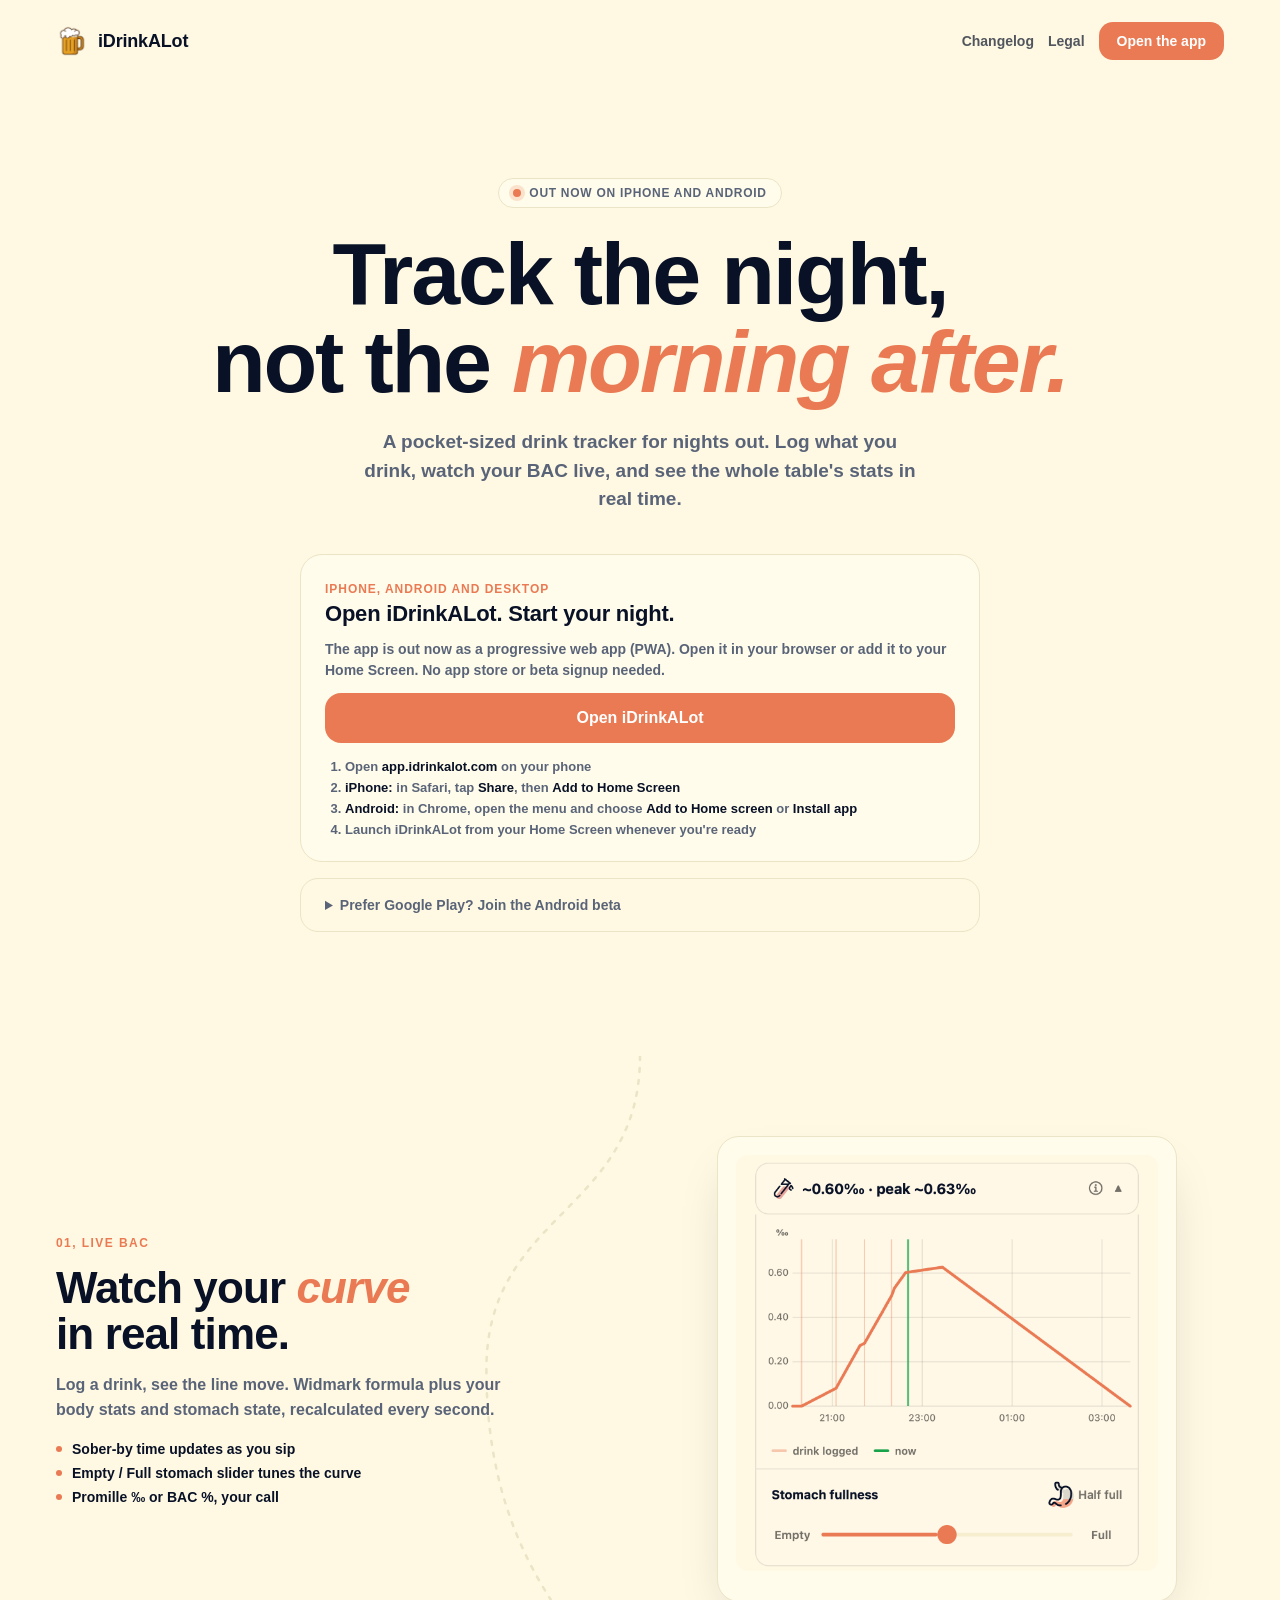
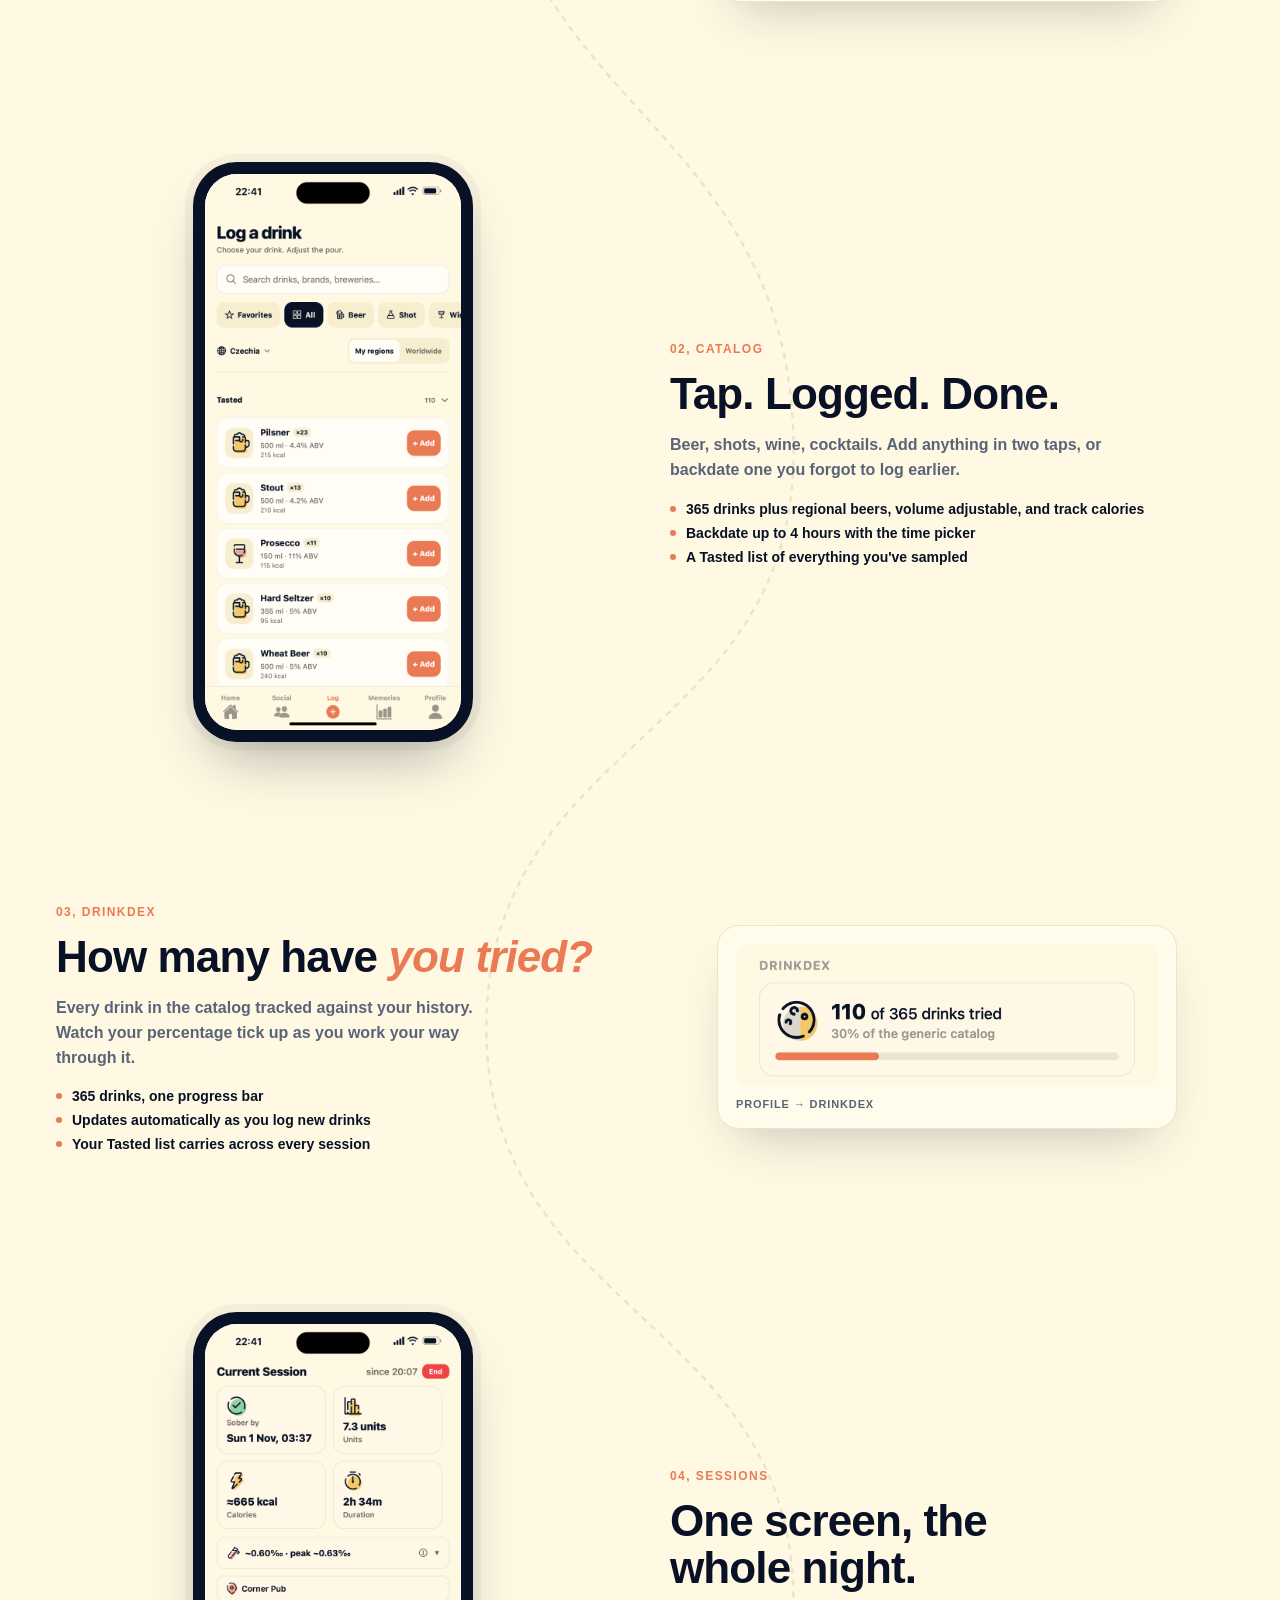
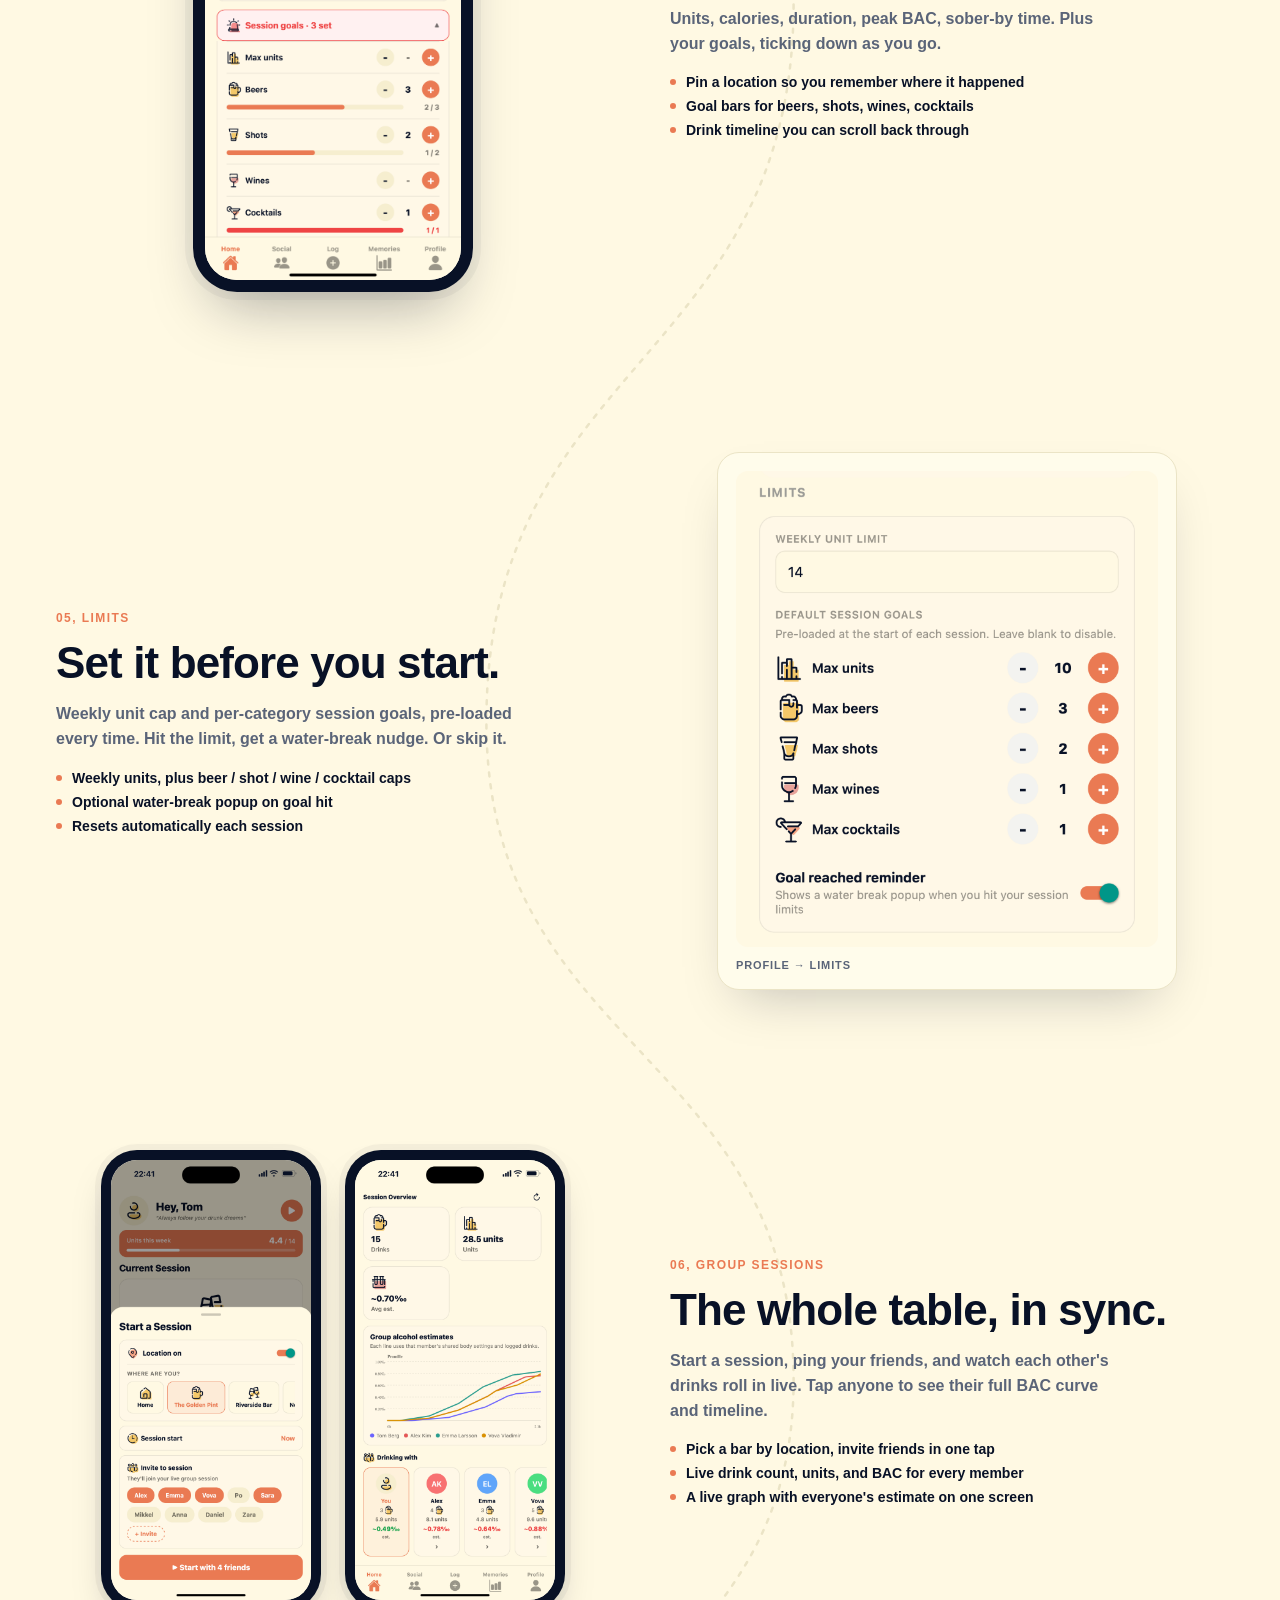
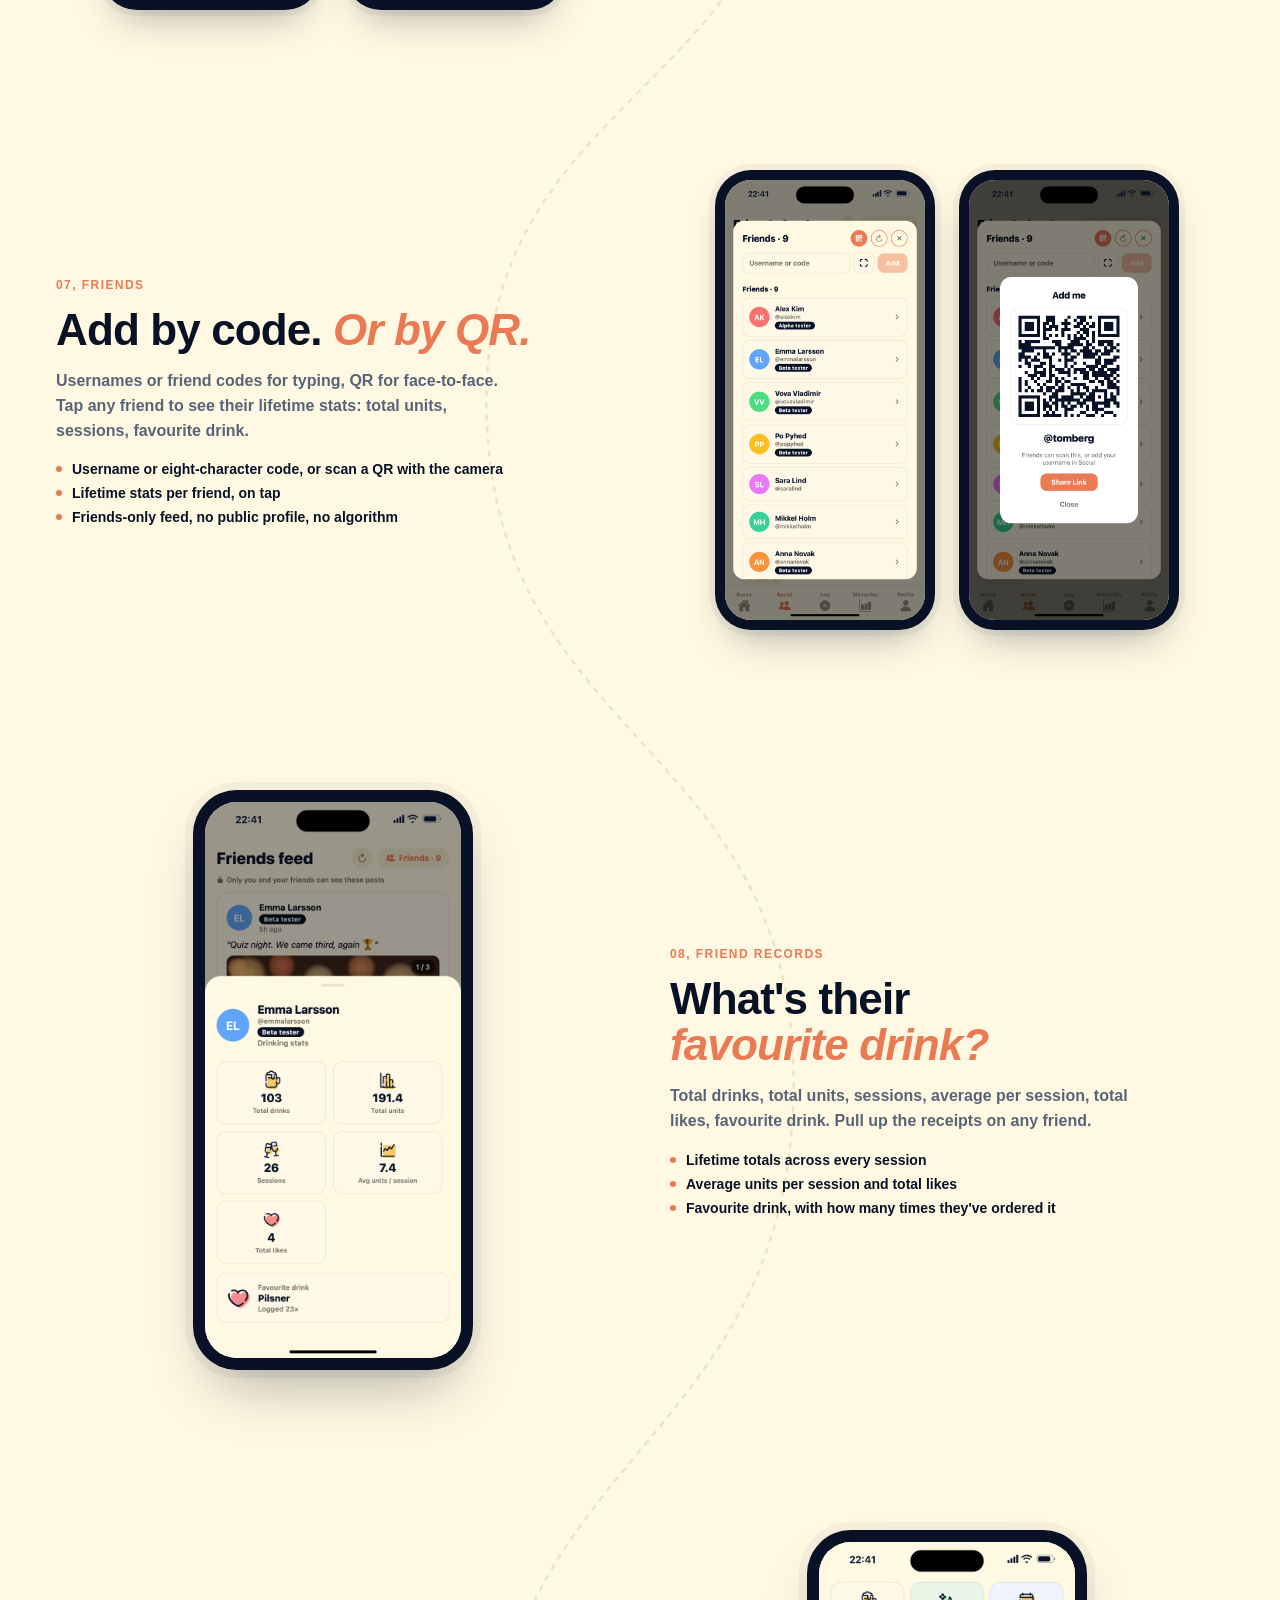
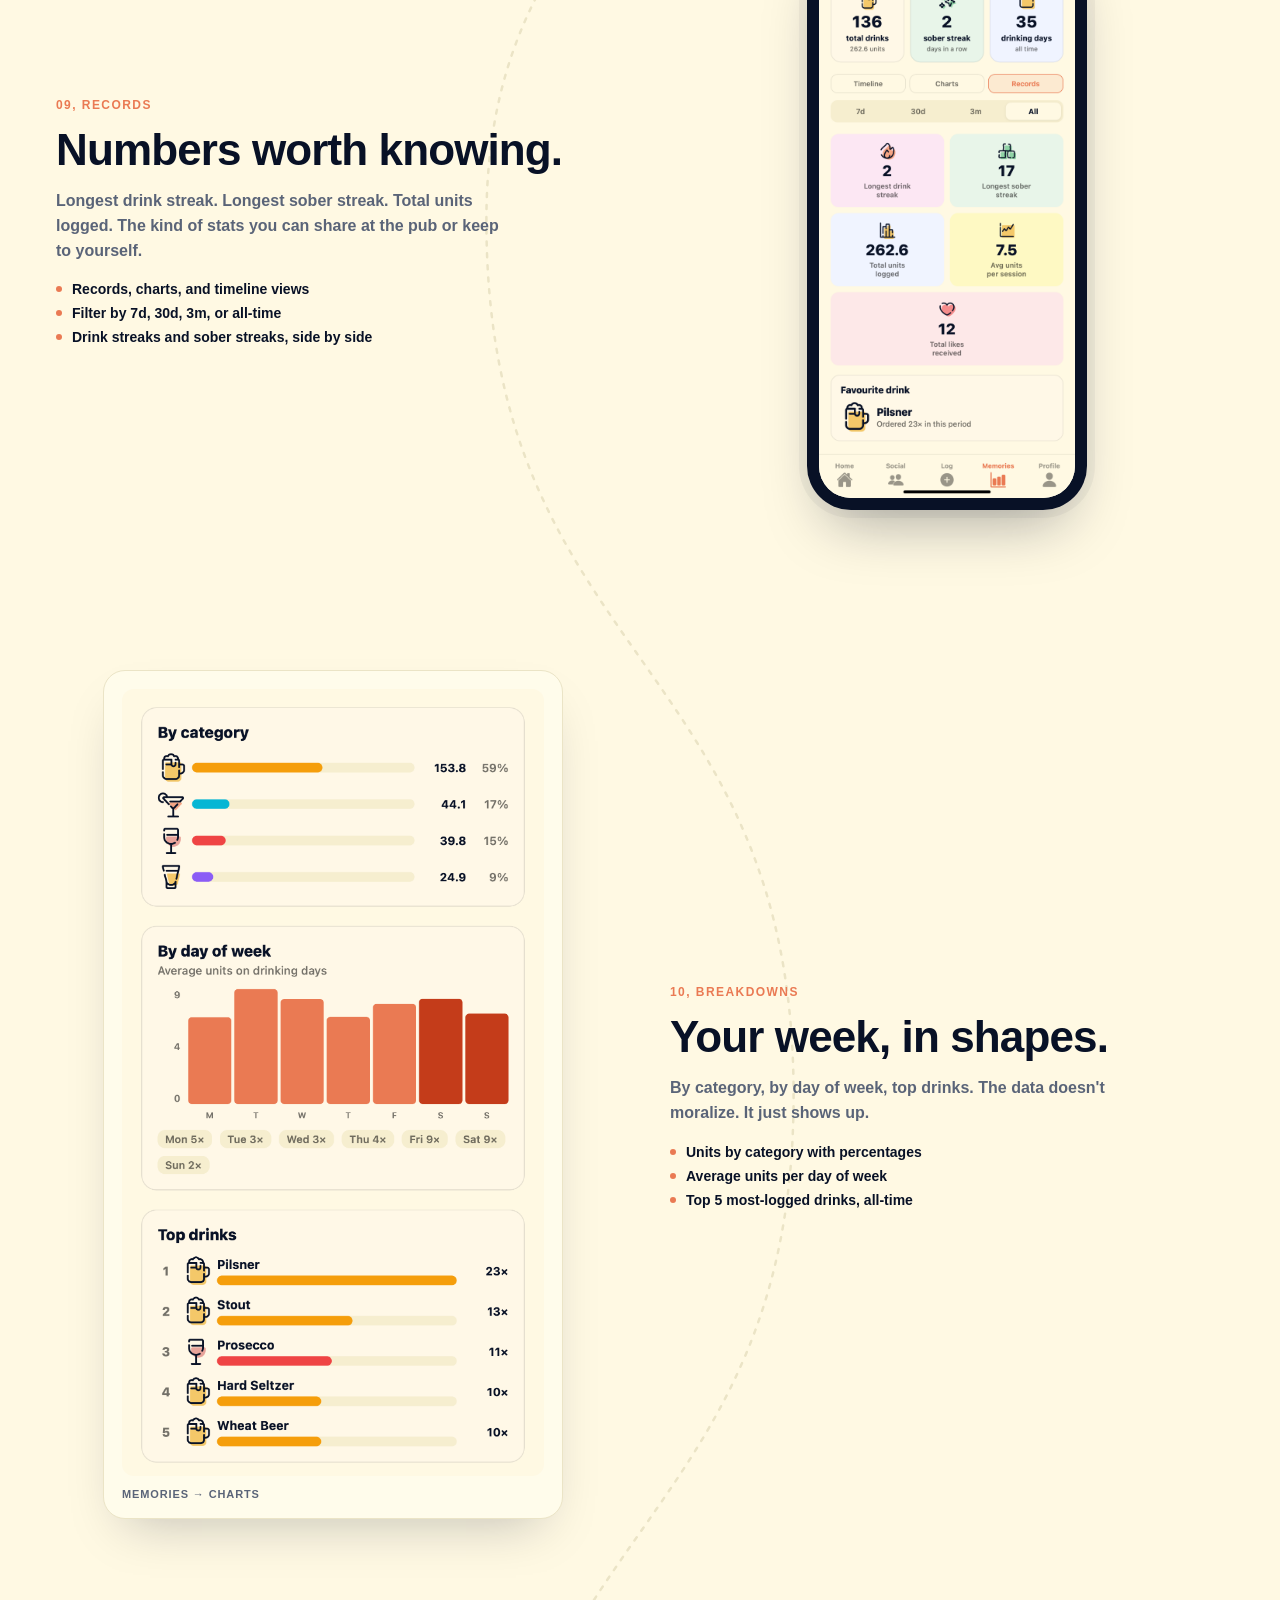
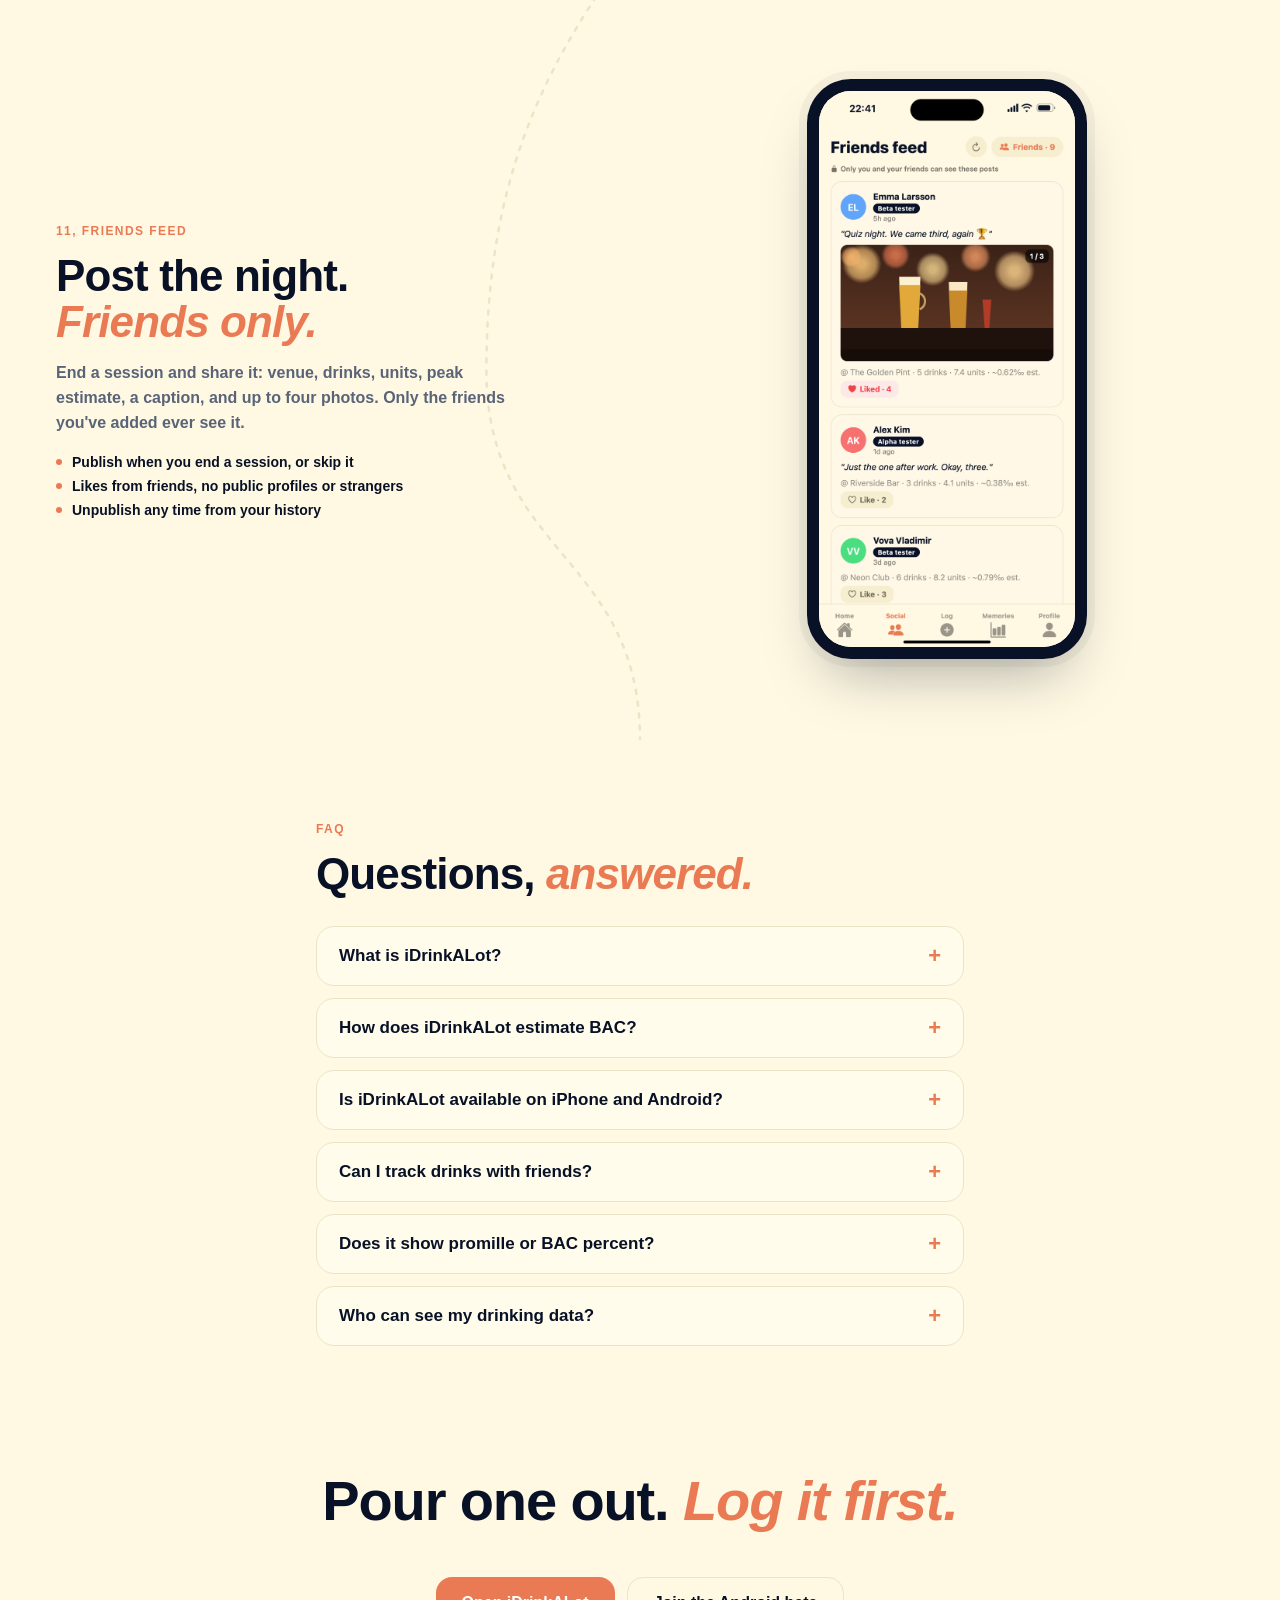
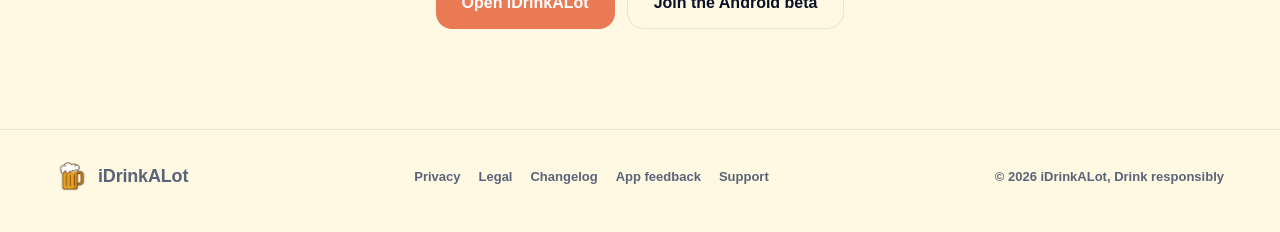
<file: index.html>
<!DOCTYPE html>
<html lang="en">
<head>
<meta charset="UTF-8" />
<meta name="viewport" content="width=device-width, initial-scale=1.0" />
<title>iDrinkALot: live BAC tracker and drink counter for nights out</title>
<meta name="description" content="Log drinks, watch your BAC curve live and see when you'll be sober. Track units, calories and limits, and share group sessions with friends. iPhone, Android and web." />
<link rel="canonical" href="https://idrinkalot.com/" />
<meta name="theme-color" content="#fff9e3" />
<link rel="icon" href="assets/favicon.ico" />
<link rel="apple-touch-icon" href="assets/apple-touch-icon.png" />

<meta property="og:type" content="website" />
<meta property="og:site_name" content="iDrinkALot" />
<meta property="og:title" content="iDrinkALot: track the night, not the morning after" />
<meta property="og:description" content="Live BAC tracker for nights out. Log drinks, watch your curve, see the whole table live." />
<meta property="og:url" content="https://idrinkalot.com/" />
<meta property="og:image" content="https://idrinkalot.com/assets/og-image.jpg" />
<meta property="og:image:width" content="1200" />
<meta property="og:image:height" content="630" />
<meta property="og:image:alt" content="iDrinkALot app showing a live drinking session with units, calories and sober-by time" />
<meta name="twitter:card" content="summary_large_image" />

<script type="application/ld+json">
{
  "@context": "https://schema.org",
  "@graph": [
    {
      "@type": "Organization",
      "@id": "https://idrinkalot.com/#org",
      "name": "iDrinkALot",
      "url": "https://idrinkalot.com/",
      "logo": "https://idrinkalot.com/assets/logo.png",
      "email": "support@idrinkalot.com"
    },
    {
      "@type": "WebSite",
      "@id": "https://idrinkalot.com/#website",
      "name": "iDrinkALot",
      "url": "https://idrinkalot.com/",
      "publisher": { "@id": "https://idrinkalot.com/#org" }
    },
    {
      "@type": "SoftwareApplication",
      "@id": "https://idrinkalot.com/#app",
      "name": "iDrinkALot",
      "alternateName": "iDrinkALot BAC tracker",
      "description": "A drink tracker for nights out. Log drinks, watch an estimated BAC curve update live, track units, calories and weekly limits, and run group sessions where friends see each other's drinks in real time.",
      "applicationCategory": "HealthApplication",
      "operatingSystem": "iOS, Android, Web",
      "url": "https://app.idrinkalot.com/",
      "isAccessibleForFree": true,
      "offers": {
        "@type": "Offer",
        "price": "0",
        "priceCurrency": "EUR"
      },
      "image": "https://idrinkalot.com/assets/og-image.jpg",
      "screenshot": [
        "https://idrinkalot.com/screenshots/promille_graph.png",
        "https://idrinkalot.com/screenshots/solo_session.png",
        "https://idrinkalot.com/screenshots/group_session.png"
      ],
      "featureList": [
        "Live BAC estimate using the Widmark formula",
        "Sober-by time",
        "Stomach fullness adjustment",
        "Catalog of 365 drinks with adjustable volume and calories",
        "Weekly unit limits and per-category session goals",
        "Group sessions with live stats for every member",
        "Friends-only feed",
        "Drinkdex, streaks, records and charts"
      ],
      "publisher": { "@id": "https://idrinkalot.com/#org" }
    }
  ]
}
</script>

<link rel="stylesheet" href="index.css" />
</head>
<body>

<nav class="nav">
  <div class="brand">
    <a href="/" style="display:flex;align-items:center;gap:10px;">
      <span class="brand-mark"><img src="assets/logo.png" alt="iDrinkALot logo" /></span>
      <span>iDrinkALot</span>
    </a>
  </div>
  <div class="nav-actions">
    <a class="nav-link" href="changelog.html">Changelog</a>
    <a class="nav-link" href="legal.html">Legal</a>
    <a class="btn btn-primary" href="https://app.idrinkalot.com">Open the app</a>
  </div>
</nav>

<section class="hero">
  <span class="pill"><span class="dot"></span>Out now on iPhone and Android</span>
  <h1>Track the night,<br/>not the <span class="accent">morning after.</span></h1>
  <p class="lede">A pocket-sized drink tracker for nights out. Log what you drink, watch your BAC live, and see the whole table's stats in real time.</p>
  <div class="get-it" id="get-app">
    <div class="get-card">
      <div class="get-head">
        <span class="get-eyebrow">iPhone, Android and desktop</span>
        <h3>Open iDrinkALot. Start your night.</h3>
      </div>
      <p class="get-text">The app is out now as a progressive web app (PWA). Open it in your browser or add it to your Home Screen. No app store or beta signup needed.</p>
      <a class="btn btn-primary btn-lg get-btn" href="https://app.idrinkalot.com">Open iDrinkALot</a>
      <ol class="get-steps">
        <li>Open <strong>app.idrinkalot.com</strong> on your phone</li>
        <li><strong>iPhone:</strong> in Safari, tap <strong>Share</strong>, then <strong>Add to Home Screen</strong></li>
        <li><strong>Android:</strong> in Chrome, open the menu and choose <strong>Add to Home screen</strong> or <strong>Install app</strong></li>
        <li>Launch iDrinkALot from your Home Screen whenever you're ready</li>
      </ol>
    </div>

    <details class="beta-option" id="beta">
      <summary>Prefer Google Play? Join the Android beta</summary>
      <div class="get-card">
        <div class="get-head">
          <span class="get-eyebrow">Optional · Android only</span>
          <h3>Join the Google Play beta</h3>
        </div>
        <p class="get-text">Want to test the Google Play version? Enter the Google account email you use on the Play Store. We'll add you as a tester and email you the link to install.</p>
        <form class="signup" novalidate>
          <label class="sr-only" for="beta-email">Google account email</label>
          <input id="beta-email" class="signup-input" type="email" name="email" placeholder="you@gmail.com" required autocomplete="email" />
          <button class="btn btn-ghost btn-lg signup-btn" type="submit">Join Android beta</button>
          <p class="signup-msg" role="status" aria-live="polite"></p>
        </form>
        <p class="signup-fine">No spam. You can already use the released app at <a href="https://app.idrinkalot.com">app.idrinkalot.com</a> while you wait.</p>
      </div>
    </details>
  </div>
</section>

<div class="track">
  <svg class="track-svg" preserveAspectRatio="none" aria-hidden="true">
    <path class="bg-path" d="M 0 0 L 0 0" />
    <path class="fg-path" d="M 0 0 L 0 0" />
  </svg>

  <!-- 01 BAC curve (non-fullscreen graph) -->
  <div class="feature">
    <div class="feat-text">
      <div class="feat-num">01, Live BAC</div>
      <h2>Watch your <span class="accent">curve</span> in real time.</h2>
      <p>Log a drink, see the line move. Widmark formula plus your body stats and stomach state, recalculated every second.</p>
      <ul class="feat-bullets">
        <li>Sober-by time updates as you sip</li>
        <li>Empty / Full stomach slider tunes the curve</li>
        <li>Promille ‰ or BAC %, your call</li>
      </ul>
    </div>
    <div class="feat-art">
      <div class="shot-card">
        <img src="screenshots/promille_graph.png" alt="iDrinkALot blood alcohol concentration (BAC) tracker showing an estimated BAC curve and stomach fullness slider" />
        <div class="caption"></div>
      </div>
    </div>
  </div>

  <!-- 02 Drink catalog (fullscreen) -->
  <div class="feature reverse">
    <div class="feat-text">
      <div class="feat-num">02, Catalog</div>
      <h2>Tap. Logged. Done.</h2>
      <p>Beer, shots, wine, cocktails. Add anything in two taps, or backdate one you forgot to log earlier.</p>
      <ul class="feat-bullets">
        <li>365 drinks plus regional beers, volume adjustable, and track calories</li>
        <li>Backdate up to 4 hours with the time picker</li>
        <li>A Tasted list of everything you've sampled</li>
      </ul>
    </div>
    <div class="feat-art">
      <div class="phone">
        <div class="phone-screen">
          <img src="screenshots/drink_catalog.png" alt="iDrinkALot drink catalog for logging alcohol, with beer, shot, wine and cocktail filters" />
        </div>
      </div>
    </div>
  </div>

  <!-- 03 Drinkdex (non-fullscreen) -->
  <div class="feature">
    <div class="feat-text">
      <div class="feat-num">03, Drinkdex</div>
      <h2>How many have <span class="accent">you tried?</span></h2>
      <p>Every drink in the catalog tracked against your history. Watch your percentage tick up as you work your way through it.</p>
      <ul class="feat-bullets">
        <li>365 drinks, one progress bar</li>
        <li>Updates automatically as you log new drinks</li>
        <li>Your Tasted list carries across every session</li>
      </ul>
    </div>
    <div class="feat-art">
      <div class="shot-card">
        <img src="screenshots/drinkdex.png" alt="iDrinkALot Drinkdex tracking drinks tried, with 110 of 365 drinks collected" />
        <div class="caption">Profile → Drinkdex</div>
      </div>
    </div>
  </div>

  <!-- 04 Solo session (fullscreen) -->
  <div class="feature reverse">
    <div class="feat-text">
      <div class="feat-num">04, Sessions</div>
      <h2>One screen, the whole night.</h2>
      <p>Units, calories, duration, peak BAC, sober-by time. Plus your goals, ticking down as you go.</p>
      <ul class="feat-bullets">
        <li>Pin a location so you remember where it happened</li>
        <li>Goal bars for beers, shots, wines, cocktails</li>
        <li>Drink timeline you can scroll back through</li>
      </ul>
    </div>
    <div class="feat-art">
      <div class="phone">
        <div class="phone-screen">
          <img src="screenshots/solo_session.png" alt="iDrinkALot drink tracking session showing alcohol units, calories and progress toward session goals" />
        </div>
      </div>
    </div>
  </div>

  <!-- 05 Limits (non-fullscreen) -->
  <div class="feature">
    <div class="feat-text">
      <div class="feat-num">05, Limits</div>
      <h2>Set it before you start.</h2>
      <p>Weekly unit cap and per-category session goals, pre-loaded every time. Hit the limit, get a water-break nudge. Or skip it.</p>
      <ul class="feat-bullets">
        <li>Weekly units, plus beer / shot / wine / cocktail caps</li>
        <li>Optional water-break popup on goal hit</li>
        <li>Resets automatically each session</li>
      </ul>
    </div>
    <div class="feat-art">
      <div class="shot-card">
        <img src="screenshots/limits.png" alt="iDrinkALot alcohol limit settings with weekly unit limits and session goals for each drink category" />
        <div class="caption">Profile → Limits</div>
      </div>
    </div>
  </div>

  <!-- 06 Group session (start + live) -->
  <div class="feature reverse">
    <div class="feat-text">
      <div class="feat-num">06, Group sessions</div>
      <h2>The whole table, in sync.</h2>
      <p>Start a session, ping your friends, and watch each other's drinks roll in live. Tap anyone to see their full BAC curve and timeline.</p>
      <ul class="feat-bullets">
        <li>Pick a bar by location, invite friends in one tap</li>
        <li>Live drink count, units, and BAC for every member</li>
        <li>A live graph with everyone's estimate on one screen</li>
      </ul>
    </div>
    <div class="feat-art">
      <div class="phone-pair">
        <div class="phone">
          <div class="phone-screen"><img src="screenshots/start_group_session.png" alt="iDrinkALot group drinking session setup for choosing a bar and inviting friends" /></div>
        </div>
        <div class="phone">
          <div class="phone-screen"><img src="screenshots/group_session.png" alt="iDrinkALot live group session comparing friends’ estimated BAC curves and drinking statistics" /></div>
        </div>
      </div>
    </div>
  </div>

  <!-- 07 Friends + QR (fullscreen + fullscreen) -->
  <div class="feature">
    <div class="feat-text">
      <div class="feat-num">07, Friends</div>
      <h2>Add by code. <span class="accent">Or by QR.</span></h2>
      <p>Usernames or friend codes for typing, QR for face-to-face. Tap any friend to see their lifetime stats: total units, sessions, favourite drink.</p>
      <ul class="feat-bullets">
        <li>Username or eight-character code, or scan a QR with the camera</li>
        <li>Lifetime stats per friend, on tap</li>
        <li>Friends-only feed, no public profile, no algorithm</li>
      </ul>
    </div>
    <div class="feat-art">
      <div class="phone-pair">
        <div class="phone">
          <div class="phone-screen"><img src="screenshots/friends.png" alt="iDrinkALot app friends list" /></div>
        </div>
        <div class="phone">
          <div class="phone-screen"><img src="screenshots/qr.png" alt="Personal QR code for adding friends in iDrinkALot" /></div>
        </div>
      </div>
    </div>
  </div>

  <!-- 08 Friend inspect (fullscreen) -->
  <div class="feature reverse">
    <div class="feat-text">
      <div class="feat-num">08, Friend records</div>
      <h2>What's their <span class="accent">favourite drink?</span></h2>
      <p>Total drinks, total units, sessions, average per session, total likes, favourite drink. Pull up the receipts on any friend.</p>
      <ul class="feat-bullets">
        <li>Lifetime totals across every session</li>
        <li>Average units per session and total likes</li>
        <li>Favourite drink, with how many times they've ordered it</li>
      </ul>
    </div>
    <div class="feat-art">
      <div class="phone">
        <div class="phone-screen">
          <img src="screenshots/friend_inspect.png" alt="iDrinkALot friend records showing total drinks, sessions and favourite drink" />
        </div>
      </div>
    </div>
  </div>

  <!-- 09 Stats records (fullscreen) -->
  <div class="feature">
    <div class="feat-text">
      <div class="feat-num">09, Records</div>
      <h2>Numbers worth knowing.</h2>
      <p>Longest drink streak. Longest sober streak. Total units logged. The kind of stats you can share at the pub or keep to yourself.</p>
      <ul class="feat-bullets">
        <li>Records, charts, and timeline views</li>
        <li>Filter by 7d, 30d, 3m, or all-time</li>
        <li>Drink streaks and sober streaks, side by side</li>
      </ul>
    </div>
    <div class="feat-art">
      <div class="phone">
        <div class="phone-screen">
          <img src="screenshots/stats_records.png" alt="iDrinkALot personal drinking records showing drinking and sober streaks, total alcohol units and favourite drink" />
        </div>
      </div>
    </div>
  </div>

  <!-- 10 More stats breakdown (non-fullscreen) -->
  <div class="feature reverse">
    <div class="feat-text">
      <div class="feat-num">10, Breakdowns</div>
      <h2>Your week, in shapes.</h2>
      <p>By category, by day of week, top drinks. The data doesn't moralize. It just shows up.</p>
      <ul class="feat-bullets">
        <li>Units by category with percentages</li>
        <li>Average units per day of week</li>
        <li>Top 5 most-logged drinks, all-time</li>
      </ul>
    </div>
    <div class="feat-art">
      <div class="shot-card">
        <img src="screenshots/more_stats.png" alt="iDrinkALot drinking statistics charts by category, day of week and top drinks" />
        <div class="caption">Memories → Charts</div>
      </div>
    </div>
  </div>

  <!-- 11 Friends feed (fullscreen) -->
  <div class="feature">
    <div class="feat-text">
      <div class="feat-num">11, Friends feed</div>
      <h2>Post the night. <span class="accent">Friends only.</span></h2>
      <p>End a session and share it: venue, drinks, units, peak estimate, a caption, and up to four photos. Only the friends you've added ever see it.</p>
      <ul class="feat-bullets">
        <li>Publish when you end a session, or skip it</li>
        <li>Likes from friends, no public profiles or strangers</li>
        <li>Unpublish any time from your history</li>
      </ul>
    </div>
    <div class="feat-art">
      <div class="phone">
        <div class="phone-screen">
          <img src="screenshots/feed.png" alt="iDrinkALot friends-only social feed showing shared drinking sessions, likes and a session photo" />
        </div>
      </div>
    </div>
  </div>
</div>

<!-- FAQ: keep in sync with the FAQPage JSON-LD below -->
<section class="faq" id="faq">
  <span class="feat-num">FAQ</span>
  <h2>Questions, <span class="accent">answered.</span></h2>

  <details class="faq-item">
    <summary>What is iDrinkALot?</summary>
    <p>iDrinkALot is a drink tracker for nights out. You log drinks as you go and the app shows your estimated BAC live, your sober-by time, units, calories and session goals. You can also run group sessions where friends see each other's drinks in real time.</p>
  </details>

  <details class="faq-item">
    <summary>How does iDrinkALot estimate BAC?</summary>
    <p>It uses the Widmark formula with your weight, sex and age, plus a stomach fullness slider that changes how fast alcohol is absorbed. The curve is recalculated every second. BAC numbers are estimates, not medical measurements. Don't use them to decide if you can drive.</p>
  </details>

  <details class="faq-item">
    <summary>Is iDrinkALot available on iPhone and Android?</summary>
    <p>Yes. iDrinkALot is released as a progressive web app (PWA) on iPhone, Android and desktop. Open <a href="https://app.idrinkalot.com">app.idrinkalot.com</a> to start using it. On iPhone, use Safari and choose Share, then Add to Home Screen. On Android, use Chrome and choose Add to Home screen or Install app from the menu. The Google Play beta is an optional alternative for Android users.</p>
  </details>

  <details class="faq-item">
    <summary>Can I track drinks with friends?</summary>
    <p>Yes. Start a group session, pick a bar and invite friends. Everyone sees each other's drink count, units and BAC estimate live, and you can tap any member to see their full curve and timeline. Add friends by username, eight-character friend code or QR code.</p>
  </details>

  <details class="faq-item">
    <summary>Does it show promille or BAC percent?</summary>
    <p>Both. Switch between promille (‰) and BAC % in the settings.</p>
  </details>

  <details class="faq-item">
    <summary>Who can see my drinking data?</summary>
    <p>Only you and the friends you add. There are no public profiles and no algorithmic feed. We don't sell your data or share it with advertisers, and deleting your account removes everything. See the <a href="legal.html#privacy">privacy policy</a>.</p>
  </details>
</section>

<script type="application/ld+json">
{
  "@context": "https://schema.org",
  "@type": "FAQPage",
  "mainEntity": [
    {
      "@type": "Question",
      "name": "What is iDrinkALot?",
      "acceptedAnswer": { "@type": "Answer", "text": "iDrinkALot is a drink tracker for nights out. You log drinks as you go and the app shows your estimated BAC live, your sober-by time, units, calories and session goals. You can also run group sessions where friends see each other's drinks in real time." }
    },
    {
      "@type": "Question",
      "name": "How does iDrinkALot estimate BAC?",
      "acceptedAnswer": { "@type": "Answer", "text": "It uses the Widmark formula with your weight, sex and age, plus a stomach fullness slider that changes how fast alcohol is absorbed. The curve is recalculated every second. BAC numbers are estimates, not medical measurements. Don't use them to decide if you can drive." }
    },
    {
      "@type": "Question",
      "name": "Is iDrinkALot available on iPhone and Android?",
      "acceptedAnswer": { "@type": "Answer", "text": "Yes. iDrinkALot is released as a progressive web app (PWA) on iPhone, Android and desktop. Open app.idrinkalot.com to start using it. On iPhone, use Safari and choose Share, then Add to Home Screen. On Android, use Chrome and choose Add to Home screen or Install app from the menu. The Google Play beta is an optional alternative for Android users." }
    },
    {
      "@type": "Question",
      "name": "Can I track drinks with friends?",
      "acceptedAnswer": { "@type": "Answer", "text": "Yes. Start a group session, pick a bar and invite friends. Everyone sees each other's drink count, units and BAC estimate live, and you can tap any member to see their full curve and timeline. Add friends by username, eight-character friend code or QR code." }
    },
    {
      "@type": "Question",
      "name": "Does it show promille or BAC percent?",
      "acceptedAnswer": { "@type": "Answer", "text": "Both. Switch between promille (‰) and BAC % in the settings." }
    },
    {
      "@type": "Question",
      "name": "Who can see my drinking data?",
      "acceptedAnswer": { "@type": "Answer", "text": "Only you and the friends you add. There are no public profiles and no algorithmic feed. We don't sell your data or share it with advertisers, and deleting your account removes everything." }
    }
  ]
}
</script>

<section class="end-cta" id="download">
  <h2>Pour one out. <span class="accent">Log it first.</span></h2>
  <div class="end-actions">
    <a class="btn btn-primary btn-lg" href="https://app.idrinkalot.com">Open iDrinkALot</a>
    <a class="btn btn-ghost btn-lg" href="#beta">Join the Android beta</a>
  </div>
</section>

<footer>
  <div class="brand">
    <span class="brand-mark"><img src="assets/logo.png" alt="iDrinkALot logo" /></span>
    <span>iDrinkALot</span>
  </div>
  <div class="links">
    <a href="legal.html#privacy">Privacy</a>
    <a href="legal.html">Legal</a>
    <a href="changelog.html">Changelog</a>
    <a href="review.html">App feedback</a>
    <a href="mailto:support@idrinkalot.com">Support</a>
  </div>
  <div>© 2026 iDrinkALot, Drink responsibly</div>
</footer>

<script src="index.js"></script>

</body>
</html>
</file>
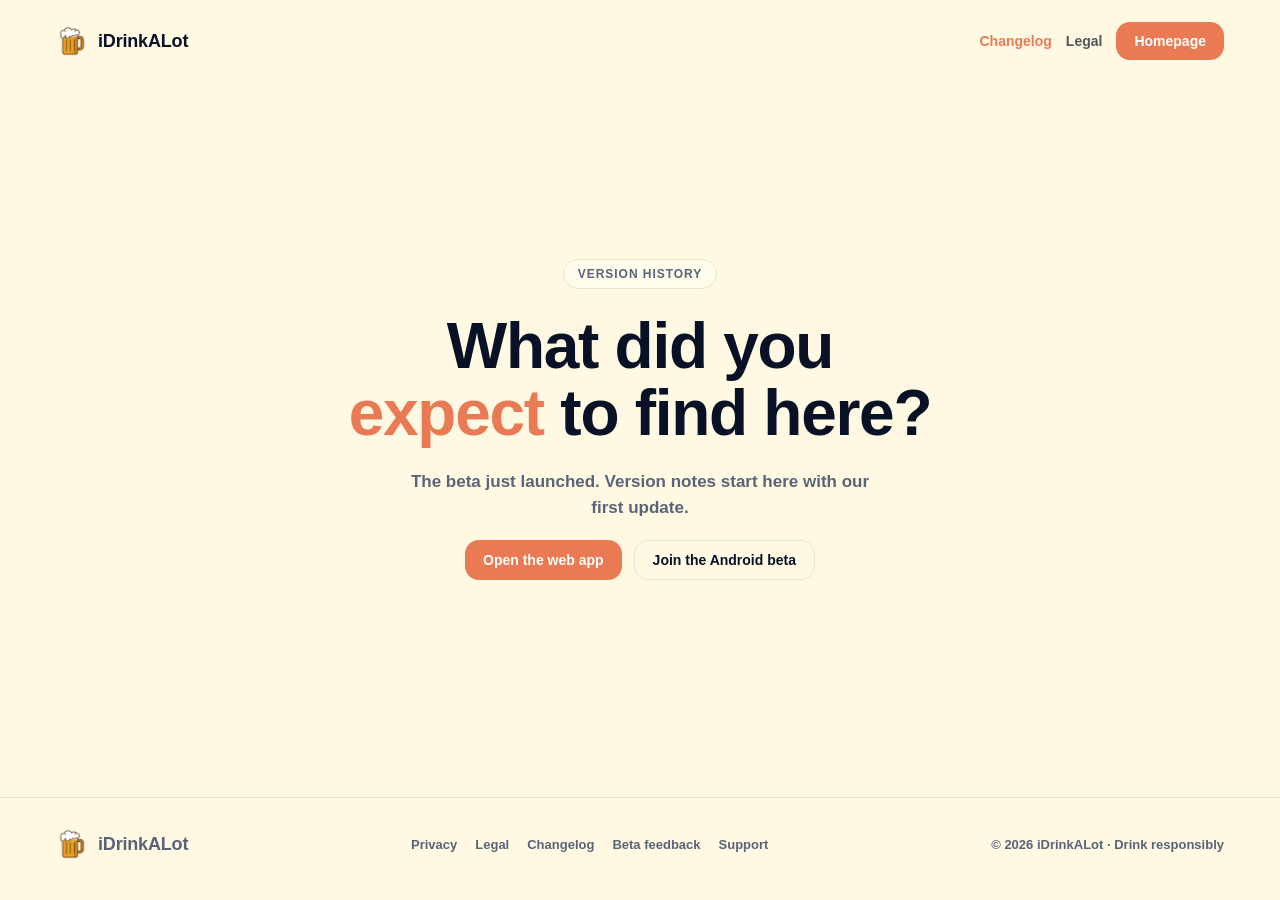
<file: changelog.html>
<!DOCTYPE html>
<html lang="en">
<head>
<meta charset="UTF-8" />
<meta name="viewport" content="width=device-width, initial-scale=1.0" />
<title>Version history, iDrinkALot</title>
<meta name="description" content="Release notes and version history for iDrinkALot, the live BAC and drink tracker for iPhone, Android and web." />
<link rel="canonical" href="https://idrinkalot.com/changelog.html" />
<meta name="theme-color" content="#fff9e3" />
<link rel="icon" href="assets/favicon.ico" />
<link rel="apple-touch-icon" href="assets/apple-touch-icon.png" />
<meta property="og:type" content="website" />
<meta property="og:site_name" content="iDrinkALot" />
<meta property="og:title" content="Version history, iDrinkALot" />
<meta property="og:description" content="Release notes and version history for iDrinkALot." />
<meta property="og:url" content="https://idrinkalot.com/changelog.html" />
<meta property="og:image" content="https://idrinkalot.com/assets/og-image.jpg" />
<meta name="twitter:card" content="summary_large_image" />
<link rel="stylesheet" href="changelog.css" />
</head>
<body>

<nav class="nav">
  <div class="brand">
    <a href="/" style="display:flex;align-items:center;gap:10px;">
      <span class="brand-mark"><img src="assets/logo.png" alt="iDrinkALot logo" /></span>
      <span>iDrinkALot</span>
    </a>
  </div>
  <div class="nav-actions">
    <a class="nav-link active" href="changelog.html">Changelog</a>
    <a class="nav-link" href="legal.html">Legal</a>
    <a class="btn btn-primary" href="/">Homepage</a>
  </div>
</nav>

<main>
  <div class="empty">
    <span class="eyebrow">Version history</span>
    <h1>What did you <span class="accent">expect</span> to find here?</h1>
    <p class="lede">The beta just launched. Version notes start here with our first update.</p>

    <div class="actions">
      <a class="btn btn-primary" href="https://app.idrinkalot.com">Open the web app</a>
      <a class="btn ghost" href="/#beta">Join the Android beta</a>
    </div>
  </div>
</main>



<footer>
  <div class="brand">
    <span class="brand-mark"><img src="assets/logo.png" alt="iDrinkALot logo" /></span>
    <span>iDrinkALot</span>
  </div>
  <div class="links">
    <a href="legal.html#privacy">Privacy</a>
    <a href="legal.html">Legal</a>
    <a href="changelog.html">Changelog</a>
    <a href="review.html">Beta feedback</a>
    <a href="mailto:support@idrinkalot.com">Support</a>
  </div>
  <div>© 2026 iDrinkALot · Drink responsibly</div>
</footer>

</body>
</html>
</file>
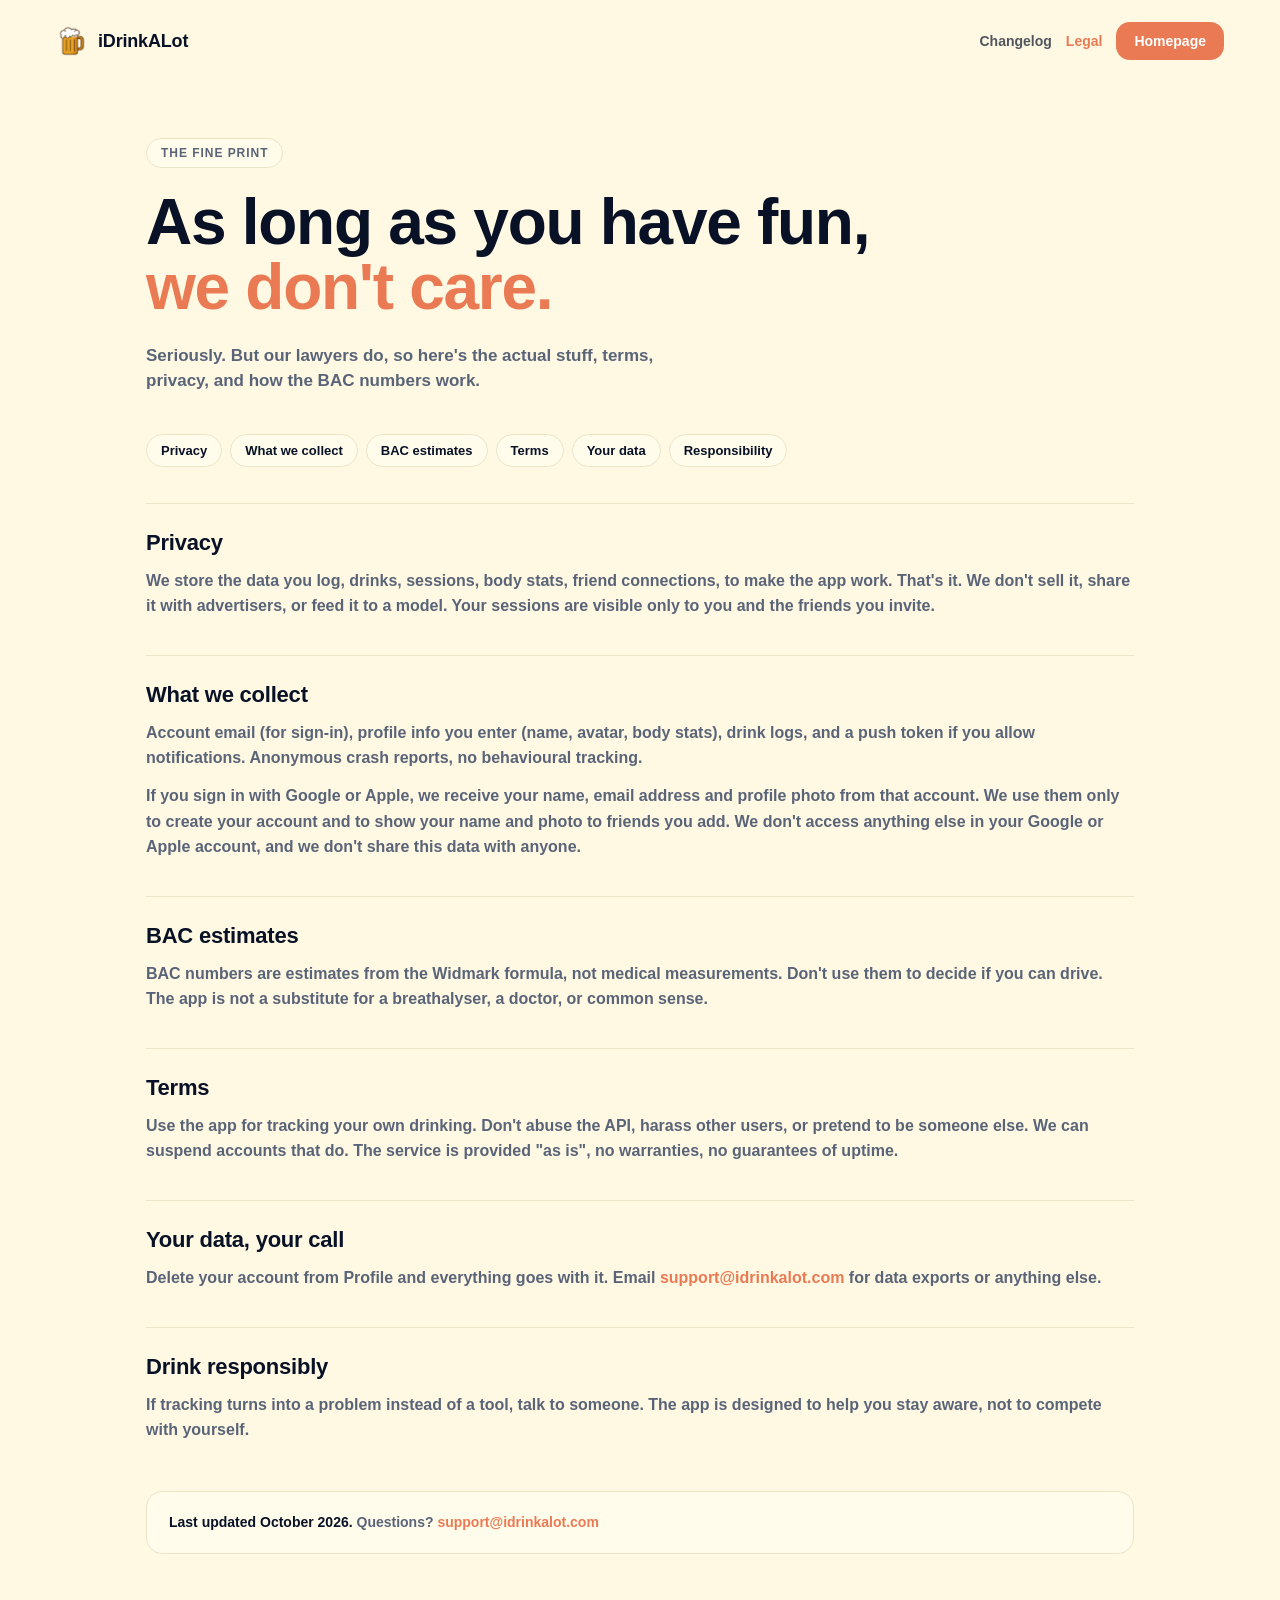
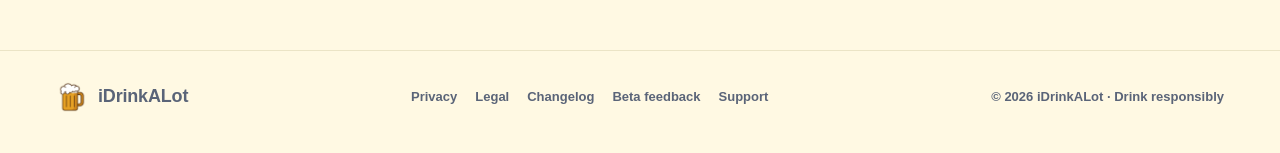
<file: legal.html>
<!DOCTYPE html>
<html lang="en">
<head>
<meta charset="UTF-8" />
<meta name="viewport" content="width=device-width, initial-scale=1.0" />
<title>Legal, iDrinkALot</title>
<meta name="description" content="Privacy policy, terms of use and how BAC estimates work in iDrinkALot. We don't sell your data or share it with advertisers." />
<link rel="canonical" href="https://idrinkalot.com/legal.html" />
<meta name="theme-color" content="#fff9e3" />
<link rel="icon" href="assets/favicon.ico" />
<link rel="apple-touch-icon" href="assets/apple-touch-icon.png" />
<meta property="og:type" content="website" />
<meta property="og:site_name" content="iDrinkALot" />
<meta property="og:title" content="Legal, iDrinkALot" />
<meta property="og:description" content="Privacy policy, terms of use and how BAC estimates work in iDrinkALot." />
<meta property="og:url" content="https://idrinkalot.com/legal.html" />
<meta property="og:image" content="https://idrinkalot.com/assets/og-image.jpg" />
<meta name="twitter:card" content="summary_large_image" />
<link rel="stylesheet" href="legal.css" />
</head>
<body>

<nav class="nav">
  <div class="brand">
    <a href="/" style="display:flex;align-items:center;gap:10px;">
      <span class="brand-mark"><img src="assets/logo.png" alt="iDrinkALot logo" /></span>
      <span>iDrinkALot</span>
    </a>
  </div>
  <div class="nav-actions">
    <a class="nav-link" href="changelog.html">Changelog</a>
    <a class="nav-link active" href="legal.html">Legal</a>
    <a class="btn btn-primary" href="/">Homepage</a>
  </div>
</nav>

<main>
  <span class="eyebrow">The fine print</span>
  <h1>As long as you have fun,<br/><span class="accent">we don't care.</span></h1>
  <p class="lede">Seriously. But our lawyers do, so here's the actual stuff, terms, privacy, and how the BAC numbers work.</p>

  <nav class="toc" aria-label="Sections">
    <a href="#privacy">Privacy</a>
    <a href="#collect">What we collect</a>
    <a href="#bac">BAC estimates</a>
    <a href="#terms">Terms</a>
    <a href="#data">Your data</a>
    <a href="#responsibility">Responsibility</a>
  </nav>

  <section class="section" id="privacy">
    <h2>Privacy</h2>
    <p>We store the data you log, drinks, sessions, body stats, friend connections, to make the app work. That's it. We don't sell it, share it with advertisers, or feed it to a model. Your sessions are visible only to you and the friends you invite.</p>
  </section>

  <section class="section" id="collect">
    <h2>What we collect</h2>
    <p>Account email (for sign-in), profile info you enter (name, avatar, body stats), drink logs, and a push token if you allow notifications. Anonymous crash reports, no behavioural tracking.</p>
    <p>If you sign in with Google or Apple, we receive your name, email address and profile photo from that account. We use them only to create your account and to show your name and photo to friends you add. We don't access anything else in your Google or Apple account, and we don't share this data with anyone.</p>
  </section>

  <section class="section" id="bac">
    <h2>BAC estimates</h2>
    <p>BAC numbers are estimates from the Widmark formula, not medical measurements. Don't use them to decide if you can drive. The app is not a substitute for a breathalyser, a doctor, or common sense.</p>
  </section>

  <section class="section" id="terms">
    <h2>Terms</h2>
    <p>Use the app for tracking your own drinking. Don't abuse the API, harass other users, or pretend to be someone else. We can suspend accounts that do. The service is provided "as is", no warranties, no guarantees of uptime.</p>
  </section>

  <section class="section" id="data">
    <h2>Your data, your call</h2>
    <p>Delete your account from Profile and everything goes with it. Email <a href="mailto:support@idrinkalot.com">support@idrinkalot.com</a> for data exports or anything else.</p>
  </section>

  <section class="section" id="responsibility">
    <h2>Drink responsibly</h2>
    <p>If tracking turns into a problem instead of a tool, talk to someone. The app is designed to help you stay aware, not to compete with yourself.</p>
  </section>

  <div class="foot-note">
    <strong>Last updated October 2026.</strong> Questions? <a href="mailto:support@idrinkalot.com" style="color:var(--accent);font-weight:700;text-decoration:none;">support@idrinkalot.com</a>
  </div>
</main>

<footer>
  <div class="brand">
    <span class="brand-mark"><img src="assets/logo.png" alt="iDrinkALot logo" /></span>
    <span>iDrinkALot</span>
  </div>
  <div class="links">
    <a href="legal.html#privacy">Privacy</a>
    <a href="legal.html">Legal</a>
    <a href="changelog.html">Changelog</a>
    <a href="review.html">Beta feedback</a>
    <a href="mailto:support@idrinkalot.com">Support</a>
  </div>
  <div>© 2026 iDrinkALot · Drink responsibly</div>
</footer>

</body>
</html>
</file>
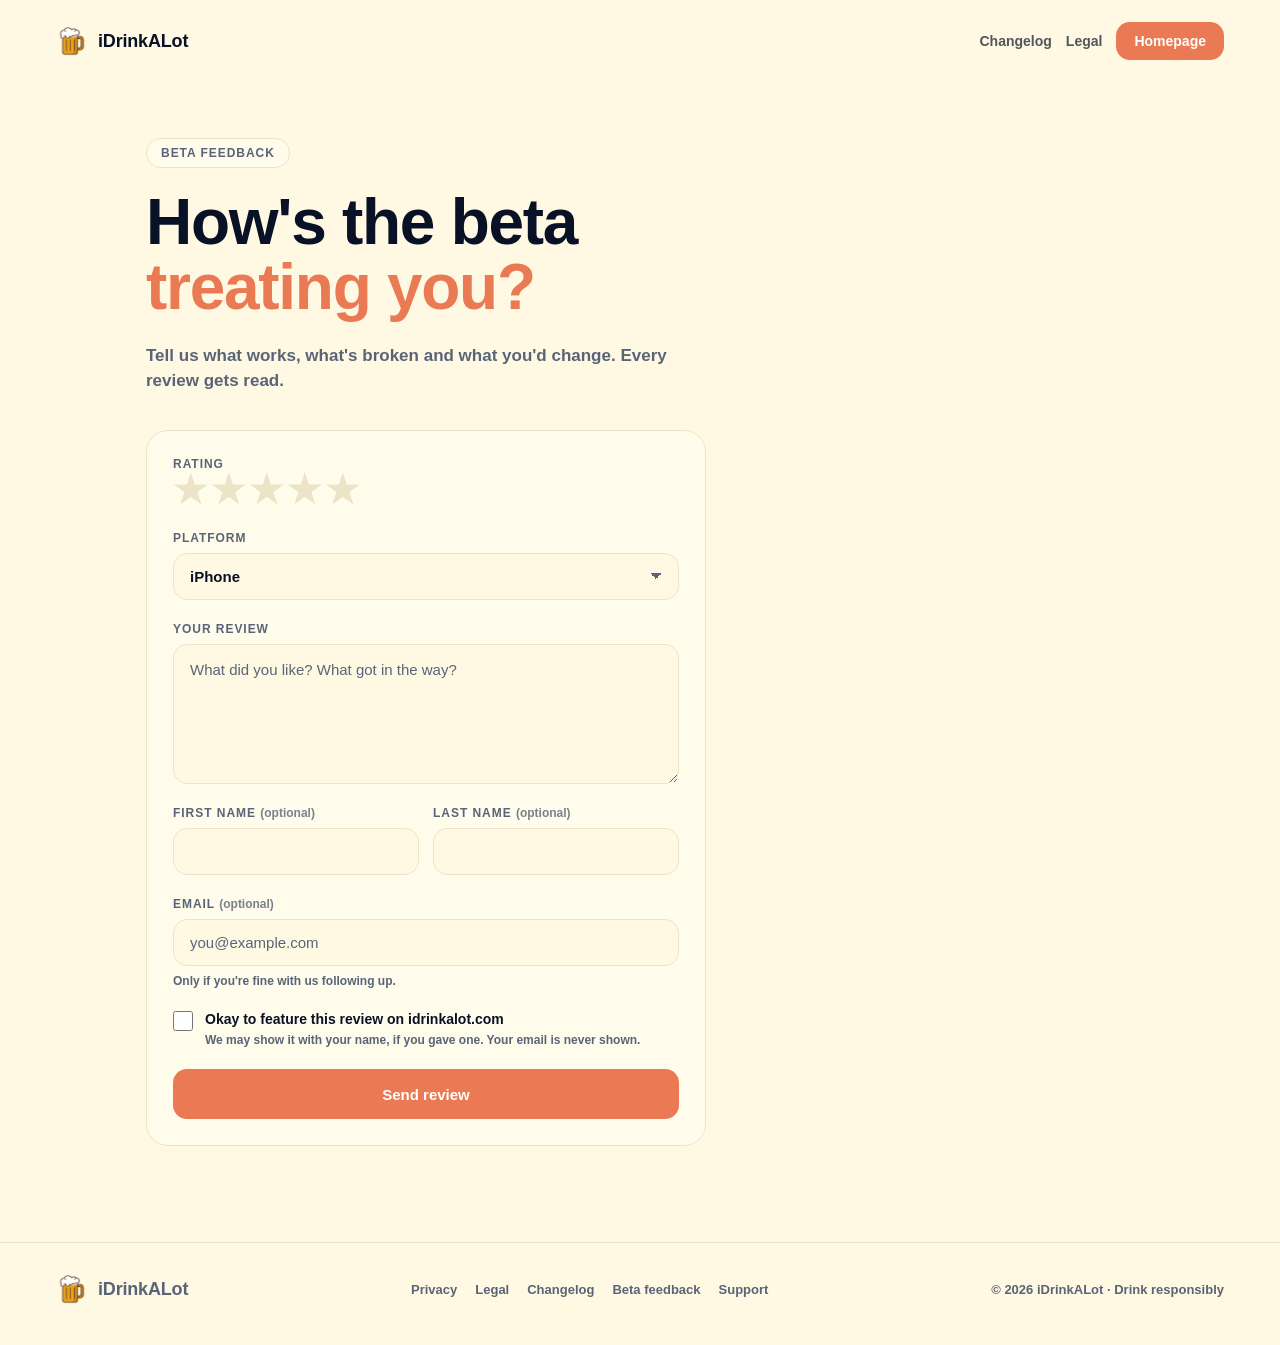
<file: review.html>
<!DOCTYPE html>
<html lang="en">
<head>
<meta charset="UTF-8" />
<meta name="viewport" content="width=device-width, initial-scale=1.0" />
<title>Beta feedback, iDrinkALot</title>
<meta name="description" content="Tell us how the iDrinkALot beta is treating you: what works, what's broken and what you'd change." />
<link rel="canonical" href="https://idrinkalot.com/review.html" />
<meta name="theme-color" content="#fff9e3" />
<link rel="icon" href="assets/favicon.ico" />
<link rel="apple-touch-icon" href="assets/apple-touch-icon.png" />
<meta property="og:type" content="website" />
<meta property="og:site_name" content="iDrinkALot" />
<meta property="og:title" content="Beta feedback, iDrinkALot" />
<meta property="og:description" content="Tell us how the iDrinkALot beta is treating you." />
<meta property="og:url" content="https://idrinkalot.com/review.html" />
<meta property="og:image" content="https://idrinkalot.com/assets/og-image.jpg" />
<meta name="twitter:card" content="summary_large_image" />
<link rel="stylesheet" href="review.css" />
</head>
<body>

<nav class="nav">
  <div class="brand">
    <a href="/" style="display:flex;align-items:center;gap:10px;">
      <span class="brand-mark"><img src="assets/logo.png" alt="iDrinkALot logo" /></span>
      <span>iDrinkALot</span>
    </a>
  </div>
  <div class="nav-actions">
    <a class="nav-link" href="changelog.html">Changelog</a>
    <a class="nav-link" href="legal.html">Legal</a>
    <a class="btn btn-primary" href="/">Homepage</a>
  </div>
</nav>

<main>
  <span class="eyebrow">Beta feedback</span>
  <h1>How's the beta<br/><span class="accent">treating you?</span></h1>
  <p class="lede">Tell us what works, what's broken and what you'd change. Every review gets read.</p>

  <form class="review" novalidate>
    <fieldset class="field">
      <legend class="field-label">Rating</legend>
      <div class="stars">
        <input type="radio" id="star1" name="rating" value="1" /><label for="star1" title="1 star">★<span class="sr-only">1 star</span></label>
        <input type="radio" id="star2" name="rating" value="2" /><label for="star2" title="2 stars">★<span class="sr-only">2 stars</span></label>
        <input type="radio" id="star3" name="rating" value="3" /><label for="star3" title="3 stars">★<span class="sr-only">3 stars</span></label>
        <input type="radio" id="star4" name="rating" value="4" /><label for="star4" title="4 stars">★<span class="sr-only">4 stars</span></label>
        <input type="radio" id="star5" name="rating" value="5" /><label for="star5" title="5 stars">★<span class="sr-only">5 stars</span></label>
      </div>
    </fieldset>

    <div class="field">
      <label class="field-label" for="review-platform">Platform</label>
      <select id="review-platform" class="input" name="platform">
        <option value="ios">iPhone</option>
        <option value="android">Android</option>
      </select>
    </div>

    <div class="field">
      <label class="field-label" for="review-text">Your review</label>
      <textarea id="review-text" class="input" name="text" maxlength="2000" placeholder="What did you like? What got in the way?"></textarea>
    </div>

    <div class="field-row">
      <div class="field">
        <label class="field-label" for="review-first-name">First name <span class="opt">(optional)</span></label>
        <input id="review-first-name" class="input" type="text" name="firstName" maxlength="100" autocomplete="given-name" />
      </div>
      <div class="field">
        <label class="field-label" for="review-last-name">Last name <span class="opt">(optional)</span></label>
        <input id="review-last-name" class="input" type="text" name="lastName" maxlength="100" autocomplete="family-name" />
      </div>
    </div>

    <div class="field">
      <label class="field-label" for="review-email">Email <span class="opt">(optional)</span></label>
      <input id="review-email" class="input" type="email" name="email" placeholder="you@example.com" autocomplete="email" />
      <p class="field-hint">Only if you're fine with us following up.</p>
    </div>

    <label class="check" for="review-publish">
      <input id="review-publish" type="checkbox" name="publishConsent" />
      <span>
        <span class="check-title">Okay to feature this review on idrinkalot.com</span>
        <span class="field-hint">We may show it with your name, if you gave one. Your email is never shown.</span>
      </span>
    </label>

    <div class="hp" aria-hidden="true">
      <label for="review-website">Website</label>
      <input id="review-website" type="text" name="website" tabindex="-1" autocomplete="off" />
    </div>

    <button class="btn btn-primary review-btn" type="submit">Send review</button>
    <p class="review-msg" role="status" aria-live="polite"></p>
  </form>
</main>

<footer>
  <div class="brand">
    <span class="brand-mark"><img src="assets/logo.png" alt="iDrinkALot logo" /></span>
    <span>iDrinkALot</span>
  </div>
  <div class="links">
    <a href="legal.html#privacy">Privacy</a>
    <a href="legal.html">Legal</a>
    <a href="changelog.html">Changelog</a>
    <a href="review.html">Beta feedback</a>
    <a href="mailto:support@idrinkalot.com">Support</a>
  </div>
  <div>© 2026 iDrinkALot · Drink responsibly</div>
</footer>

<script src="review.js"></script>

</body>
</html>
</file>
<file: index.css>
:root {
  --background: #fff9e3;
  --primary: #081126;
  --accent: #ea7a53;
  --accent-dark: #d96a44;
  --muted: #f3ecd1;
  --muted-fg: #5a6478;
  --border: #ebe4c6;
  --card: #fffceb;
  --green: #1f8a4c;
  --red: #c0392b;
}
* { box-sizing: border-box; }
html, body { margin: 0; padding: 0; }
body {
  background: var(--background);
  color: var(--primary);
  font-family: 'Helvetica Neue', Helvetica, Arial, sans-serif;
  font-weight: 600;
  -webkit-font-smoothing: antialiased;
  overflow-x: hidden;
}
a { color: inherit; }

/* ---------- NAV ---------- */
.nav {
  display: flex;
  align-items: center;
  justify-content: space-between;
  padding: 22px 56px;
  width: 100%;
}
.brand {
  display: flex;
  align-items: center;
  gap: 10px;
  font-weight: 800;
  font-size: 18px;
  letter-spacing: -0.01em;
}
.brand a { text-decoration: none; }
.brand-mark {
  width: 32px;
  height: 32px;
  display: grid;
  place-items: center;
}
.brand-mark img { width: 100%; height: 100%; object-fit: contain; display: block; }
.nav-actions { display: flex; align-items: center; gap: 14px; }
.nav-link {
  text-decoration: none;
  color: var(--primary);
  font-size: 14px;
  font-weight: 600;
  opacity: 0.7;
}
.nav-link:hover, .nav-link.active { opacity: 1; }
.nav-link.active { color: var(--accent); }
.btn {
  display: inline-flex;
  align-items: center;
  justify-content: center;
  gap: 8px;
  padding: 11px 18px;
  border-radius: 14px;
  border: none;
  font-weight: 800;
  font-size: 14px;
  text-decoration: none;
  cursor: pointer;
  transition: transform 0.15s ease, background 0.15s ease;
  font-family: inherit;
}
.btn-primary { background: var(--accent); color: #fff; }
.btn-primary:hover { background: var(--accent-dark); }
.btn-primary:active { transform: translateY(1px); }
.btn-lg { padding: 16px 26px; font-size: 16px; border-radius: 16px; }

/* ---------- HERO ---------- */
.hero {
  text-align: center;
  padding: 96px 56px 64px;
  position: relative;
}
.pill {
  display: inline-flex;
  align-items: center;
  gap: 8px;
  padding: 7px 14px;
  background: var(--card);
  border: 1.5px solid var(--border);
  border-radius: 999px;
  font-size: 12px;
  font-weight: 800;
  letter-spacing: 0.06em;
  text-transform: uppercase;
  color: var(--muted-fg);
}
.pill .dot {
  width: 8px;
  height: 8px;
  border-radius: 50%;
  background: var(--accent);
  box-shadow: 0 0 0 4px color-mix(in srgb, var(--accent) 20%, transparent);
}
.hero h1 {
  margin: 22px 0 0;
  font-size: clamp(48px, 7vw, 88px);
  line-height: 1.0;
  letter-spacing: -0.025em;
  font-weight: 900;
  text-wrap: balance;
}
.hero h1 .accent { color: var(--accent); font-style: italic; }
.hero p.lede {
  margin: 22px auto 0;
  max-width: 580px;
  font-size: clamp(17px, 1.5vw, 19px);
  line-height: 1.5;
  color: var(--muted-fg);
  font-weight: 600;
  text-wrap: pretty;
}
.signup { margin: 0; display: flex; flex-direction: column; gap: 8px; }
.signup-input {
  width: 100%;
  padding: 14px 16px;
  border-radius: 14px;
  border: 1.5px solid var(--border);
  background: var(--card);
  color: var(--primary);
  font-size: 15px;
  font-weight: 600;
  font-family: inherit;
  outline: none;
  transition: border-color 0.15s ease;
}
.signup-input::placeholder { color: var(--muted-fg); font-weight: 500; }
.signup-input:focus { border-color: var(--accent); }
.signup-btn { width: 100%; padding: 14px 20px; font-size: 15px; display: inline-flex; align-items: center; justify-content: center; min-height: 50px; }
.signup-btn[disabled] { opacity: 0.7; cursor: not-allowed; }
.signup-msg { margin-top: 8px; font-size: 13px; font-weight: 700; }
.signup-msg:empty { display: none; }
.signup-msg.ok { color: var(--green); }
.signup-msg.err { color: var(--red); }
.signup-fine { margin-top: 8px; font-size: 12px; color: var(--muted-fg); font-weight: 600; letter-spacing: 0.02em; }
@keyframes btn-spin { to { transform: rotate(360deg); } }
.btn-spinner {
  width: 15px;
  height: 15px;
  border: 2.5px solid rgba(255,255,255,0.35);
  border-top-color: #fff;
  border-radius: 50%;
  animation: btn-spin 0.55s linear infinite;
  flex-shrink: 0;
}
.sr-only { position: absolute; width: 1px; height: 1px; padding: 0; margin: -1px; overflow: hidden; clip: rect(0 0 0 0); white-space: nowrap; border: 0; }

/* ---------- GET THE APP ---------- */
.get-it {
  margin: 40px auto 0;
  max-width: 680px;
  display: grid;
  grid-template-columns: 1fr;
  gap: 16px;
  text-align: left;
}
.get-card {
  display: flex;
  flex-direction: column;
  gap: 12px;
  padding: 24px;
  background: var(--card);
  border: 1.5px solid var(--border);
  border-radius: 22px;
}
.get-head h3 { margin: 4px 0 0; font-size: 22px; font-weight: 800; letter-spacing: -0.01em; }
.get-eyebrow { font-size: 12px; font-weight: 800; letter-spacing: 0.08em; text-transform: uppercase; color: var(--accent); }
.get-text { margin: 0; font-size: 14px; line-height: 1.5; font-weight: 600; color: var(--muted-fg); text-wrap: pretty; }
.get-btn { width: 100%; text-align: center; justify-content: center; }
.get-steps { margin: 4px 0 0; padding-left: 20px; display: flex; flex-direction: column; gap: 6px; font-size: 13px; font-weight: 600; color: var(--muted-fg); }
.get-steps strong { color: var(--primary); }
.get-card .signup-fine a { color: var(--accent); font-weight: 700; }
.beta-option {
  border: 1.5px solid var(--border);
  border-radius: 18px;
  scroll-margin-top: 100px;
}
.beta-option > summary {
  padding: 18px 24px;
  cursor: pointer;
  font-size: 14px;
  font-weight: 700;
  color: var(--muted-fg);
}
.beta-option > summary:hover { color: var(--primary); }
.beta-option > summary:focus-visible { outline: 2px solid var(--accent); outline-offset: 3px; border-radius: 18px; }
.beta-option .get-card { border: 0; border-radius: 0 0 18px 18px; }
.beta-option .get-head h3 { font-size: 19px; }
.beta-option .btn-spinner { border-color: var(--border); border-top-color: var(--primary); }


.end-actions { margin-top: 28px; display: flex; gap: 12px; justify-content: center; flex-wrap: wrap; }
.btn-ghost { background: transparent; color: var(--primary); border: 1.5px solid var(--border); }
.btn-ghost:hover { border-color: var(--accent); color: var(--accent); }

@media (max-width: 760px) {
  .get-it { grid-template-columns: 1fr; max-width: 420px; }
  .get-card { padding: 20px; }
}

/* ---------- TRACK / FEATURES ---------- */
.track {
  position: relative;
  margin: 60px auto 0;
  padding: 0 56px;
}
.track-svg {
  position: absolute;
  inset: 0;
  width: 100%;
  height: 100%;
  pointer-events: none;
  z-index: 0;
}
.track-svg path.bg-path {
  fill: none;
  stroke: var(--border);
  stroke-width: 2.5;
  stroke-linecap: round;
  stroke-dasharray: 4 8;
}
.track-svg path.fg-path {
  fill: none;
  stroke: var(--accent);
  stroke-width: 4.5;
  stroke-linecap: round;
  filter: drop-shadow(0 0 6px rgba(255,249,227,0.7));
}

.feature {
  position: relative;
  display: grid;
  grid-template-columns: 1fr 1fr;
  align-items: center;
  gap: 60px;
  padding: 80px 0;
  z-index: 1;
}
.feature .feat-text, .feature .feat-art { position: relative; z-index: 2; }
.feature.reverse { direction: rtl; }
.feature.reverse > * { direction: ltr; }

.feat-num {
  display: inline-flex;
  align-items: center;
  gap: 10px;
  font-size: 12px;
  font-weight: 800;
  letter-spacing: 0.12em;
  text-transform: uppercase;
  color: var(--accent);
}
.feat-text h2 {
  margin: 14px 0 0;
  font-size: clamp(30px, 3.6vw, 44px);
  line-height: 1.05;
  letter-spacing: -0.02em;
  font-weight: 900;
  text-wrap: balance;
}
.feat-text h2 .accent { color: var(--accent); font-style: italic; }
.feat-text p {
  margin: 16px 0 0;
  font-size: 16px;
  line-height: 1.55;
  color: var(--muted-fg);
  font-weight: 600;
  max-width: 460px;
  text-wrap: pretty;
}
.feat-bullets {
  list-style: none;
  margin: 18px 0 0;
  padding: 0;
  display: flex;
  flex-direction: column;
  gap: 8px;
}
.feat-bullets li {
  font-size: 14px;
  font-weight: 600;
  display: flex;
  align-items: center;
  gap: 10px;
}
.feat-bullets li::before {
  content: "";
  width: 6px;
  height: 6px;
  border-radius: 50%;
  background: var(--accent);
  flex-shrink: 0;
}

/* phone */
.feat-art { display: flex; justify-content: center; }
.phone {
  position: relative;
  width: 280px;
  height: 580px;
  background: var(--primary);
  border-radius: 44px;
  padding: 12px;
  box-shadow: 0 30px 60px -20px rgba(8,17,38,0.35),
              0 0 0 8px rgba(8,17,38,0.04);
}

.phone-screen {
  width: 100%;
  height: 100%;
  background: var(--card);
  border-radius: 32px;
  overflow: hidden;
  position: relative;
}
.phone-screen img {
  width: 100%;
  height: 100%;
  object-fit: cover;
  object-position: top center;
  display: block;
}
.phone-pair {
  display: flex;
  align-items: center;
  justify-content: center;
  gap: 24px;
  flex-wrap: wrap;
}
.phone-pair .phone {
  width: 220px;
  height: 460px;
  border-radius: 36px;
  padding: 10px;
  box-shadow: 0 20px 40px -16px rgba(8,17,38,0.35), 0 0 0 6px rgba(8,17,38,0.04);
}
.phone-pair .phone .phone-screen { border-radius: 26px; }

/* standalone (non-fullscreen) screenshot card */
.shot-card {
  background: var(--card);
  border: 1.5px solid var(--border);
  border-radius: 22px;
  padding: 18px;
  box-shadow: 0 24px 50px -22px rgba(8,17,38,0.25);
  max-width: 460px;
  width: 100%;
}
.shot-card img {
  width: 100%;
  height: auto;
  display: block;
  border-radius: 12px;
}
.shot-card .caption {
  margin-top: 12px;
  font-size: 11px;
  font-weight: 700;
  letter-spacing: 0.08em;
  text-transform: uppercase;
  color: var(--muted-fg);
}

/* ---------- FAQ ---------- */
.faq {
  max-width: 760px;
  margin: 0 auto;
  padding: 80px 56px 0;
}
.faq h2 {
  margin: 14px 0 28px;
  font-size: clamp(30px, 3.6vw, 44px);
  line-height: 1.05;
  letter-spacing: -0.02em;
  font-weight: 900;
}
.faq h2 .accent { color: var(--accent); font-style: italic; }
.faq-item {
  background: var(--card);
  border: 1.5px solid var(--border);
  border-radius: 18px;
  margin-top: 12px;
}
.faq-item summary {
  list-style: none;
  cursor: pointer;
  padding: 18px 22px;
  font-size: 17px;
  font-weight: 800;
  display: flex;
  justify-content: space-between;
  align-items: center;
  gap: 16px;
}
.faq-item summary::-webkit-details-marker { display: none; }
.faq-item summary::after {
  content: "+";
  color: var(--accent);
  font-size: 22px;
  font-weight: 800;
  line-height: 1;
  flex-shrink: 0;
  transition: transform 0.15s ease;
}
.faq-item[open] summary::after { transform: rotate(45deg); }
.faq-item p {
  margin: 0;
  padding: 0 22px 20px;
  font-size: 15px;
  line-height: 1.55;
  color: var(--muted-fg);
  font-weight: 600;
  text-wrap: pretty;
}
.faq-item p a { color: var(--accent); font-weight: 700; }
/* ---------- FINAL CTA ---------- */
.end-cta {
  text-align: center;
  padding: 80px 56px 100px;
  position: relative;
}
.end-cta h2 {
  font-size: clamp(36px, 4.5vw, 56px);
  font-weight: 800;
  letter-spacing: -0.02em;
  line-height: 1.05;
  text-wrap: balance;
}
.end-cta h2 .accent { color: var(--accent); font-style: italic; }

/* ---------- FOOTER ---------- */
footer {
  width: 100%;
  padding: 30px 56px 40px;
  display: flex;
  align-items: center;
  justify-content: space-between;
  flex-wrap: wrap;
  gap: 16px;
  font-size: 13px;
  color: var(--muted-fg);
  border-top: 1px solid var(--border);
}
footer .links { display: flex; gap: 18px; }
footer .links a { color: var(--muted-fg); text-decoration: none; font-weight: 700; }
footer .links a:hover { color: var(--primary); }

/* ---------- RESPONSIVE ---------- */
@media (max-width: 1024px) {
  .nav { padding: 18px 28px; }
  .hero { padding: 72px 28px 48px; }
  .track { padding: 0 28px; }
  .faq { padding: 64px 28px 0; }
  .end-cta { padding: 64px 28px 80px; }
  footer { padding: 26px 28px 36px; }
}
@media (max-width: 760px) {
  .feature, .feature.reverse {
    grid-template-columns: 1fr;
    gap: 24px;
    padding: 44px 0;
    text-align: center;
  }
  .feature.reverse { direction: ltr; }
  .feat-text { margin: 0 auto; }
  .feat-num { justify-content: center; }
  .feat-text h2 { font-size: clamp(26px, 7vw, 32px); }
  .feat-text p { margin-left: auto; margin-right: auto; font-size: 15px; }
  .feat-bullets { align-items: flex-start; max-width: 320px; margin-left: auto; margin-right: auto; }
  .feat-bullets li { justify-content: flex-start; text-align: left; }
  .phone { width: 220px; height: 460px; border-radius: 36px; padding: 10px; }
  .phone-screen { border-radius: 26px; }
  .phone-pair { gap: 10px; }
  .phone-pair .phone { width: 140px; height: 300px; border-radius: 24px; padding: 6px; }
  .phone-pair .phone .phone-screen { border-radius: 18px; }
  .shot-card { max-width: 360px; padding: 14px; }
  .track { padding: 0 24px 0 40px; }
  .track-svg path.fg-path { stroke-width: 3.5; }
  .track-svg path.bg-path { stroke-width: 2; }
  .nav { padding: 14px 18px; }
  .nav-link { display: none; }
  .nav-actions { gap: 8px; }
  .btn { padding: 10px 14px; font-size: 13px; }
  .hero { padding: 48px 18px 28px; }
  .hero h1 { font-size: clamp(36px, 11vw, 56px); }
  .hero p.lede { font-size: 15px; }
  .faq { padding: 48px 18px 0; }
  .faq h2 { font-size: clamp(26px, 7vw, 32px); }
  .faq-item summary { font-size: 16px; padding: 16px 18px; }
  .faq-item p { padding: 0 18px 18px; }
  .end-cta { padding: 48px 18px 64px; }
  .end-cta h2 { font-size: clamp(28px, 8vw, 40px); }
  footer { padding: 22px 18px 28px; flex-direction: column; align-items: flex-start; gap: 10px; font-size: 12px; }
  footer .links { flex-wrap: wrap; gap: 14px; }
}
</file>
<file: changelog.css>
:root {
  --background: #fff9e3;
  --primary: #081126;
  --accent: #ea7a53;
  --accent-dark: #d96a44;
  --muted-fg: #5a6478;
  --border: #ebe4c6;
  --card: #fffceb;
}
* { box-sizing: border-box; }
html, body { margin: 0; padding: 0; }
body {
  background: var(--background);
  color: var(--primary);
  font-family: 'Helvetica Neue', Helvetica, Arial, sans-serif;
  font-weight: 600;
  -webkit-font-smoothing: antialiased;
  min-height: 100vh;
  display: flex;
  flex-direction: column;
}
a { color: inherit; }

/* nav */
.nav {
  display: flex;
  align-items: center;
  justify-content: space-between;
  padding: 22px 56px;
  max-width: 100%;
  margin: 0 auto;
  width: 100%;
}
.brand {
  display: flex;
  align-items: center;
  gap: 10px;
  font-weight: 800;
  font-size: 18px;
  letter-spacing: -0.01em;
}
.brand a { text-decoration: none; }
.brand-mark {
  width: 32px;
  height: 32px;
  display: grid;
  place-items: center;
}
.brand-mark img { width: 100%; height: 100%; object-fit: contain; display: block; }
.nav-actions {
  display: flex;
  align-items: center;
  gap: 14px;
}
.nav-link {
  text-decoration: none;
  color: var(--primary);
  font-size: 14px;
  font-weight: 600;
  opacity: 0.7;
}
.nav-link:hover, .nav-link.active { opacity: 1; }
.nav-link.active { color: var(--accent); }
.btn {
  display: inline-flex;
  align-items: center;
  justify-content: center;
  padding: 11px 18px;
  border-radius: 14px;
  border: none;
  font-weight: 800;
  font-size: 14px;
  text-decoration: none;
  cursor: pointer;
  transition: background 0.15s ease;
}
.btn-primary { background: var(--accent); color: #fff; }
.btn-primary:hover { background: var(--accent-dark); }

main {
  flex: 1;
  display: grid;
  place-items: center;
  padding: 60px 24px 100px;
}
.empty {
  max-width: 880px;
  text-align: center;
}
.eyebrow {
  display: inline-block;
  padding: 7px 14px;
  background: var(--card);
  border: 1.5px solid var(--border);
  border-radius: 999px;
  font-size: 12px;
  font-weight: 800;
  letter-spacing: 0.08em;
  text-transform: uppercase;
  color: var(--muted-fg);
}
h1 {
  margin: 24px 0 0;
  font-size: clamp(36px, 5.5vw, 64px);
  line-height: 1.05;
  letter-spacing: -0.02em;
  font-weight: 900;
  text-wrap: balance;
}
h1 .accent { color: var(--accent); }
.lede {
  margin: 22px auto 0;
  max-width: 520px;
  font-size: 17px;
  line-height: 1.5;
  color: var(--muted-fg);
  font-weight: 600;
  text-wrap: pretty;
}
.actions {
  margin-top: 20px;
  display: flex;
  gap: 12px;
  justify-content: center;
  flex-wrap: wrap;
}
.ghost {
  background: transparent;
  border: 1.5px solid var(--border);
  color: var(--primary);
}
.ghost:hover { background: var(--card); }

/* signup form */
.signup-block {
  margin: 36px auto 0;
  display: grid;
  grid-template-columns: 1fr 1fr;
  gap: 48px;
  align-items: center;
  text-align: left;
}
.signup-prompt {
  margin: 0;
  font-size: 15px;
  font-weight: 700;
  color: var(--primary);
  line-height: 1.45;
  text-align: right;
  text-wrap: pretty;
}
.signup-col {
  display: flex;
  flex-direction: column;
}
.signup {
  display: flex;
  flex-direction: column;
  gap: 8px;
}
.signup-input {
  width: 100%;
  padding: 14px 16px;
  border-radius: 14px;
  border: 1.5px solid var(--border);
  background: var(--card);
  color: var(--primary);
  font-size: 15px;
  font-weight: 600;
  font-family: inherit;
  outline: none;
  transition: border-color 0.15s ease;
}
.signup-input::placeholder { color: var(--muted-fg); font-weight: 500; }
.signup-input:focus { border-color: var(--accent); }
.signup-btn { width: 100%; padding: 14px 20px; font-size: 15px; }
.signup-fine {
  margin: 8px 0 0;
  font-size: 12px;
  color: var(--muted-fg);
  font-weight: 600;
  letter-spacing: 0.02em;
}
@keyframes btn-spin { to { transform: rotate(360deg); } }
.btn-spinner {
  width: 15px;
  height: 15px;
  border: 2.5px solid rgba(255,255,255,0.35);
  border-top-color: #fff;
  border-radius: 50%;
  animation: btn-spin 0.55s linear infinite;
  flex-shrink: 0;
}

footer {
  max-width: 100%;
  margin: 0 auto;
  width: 100%;
  padding: 30px 56px 40px;
  display: flex;
  align-items: center;
  justify-content: space-between;
  flex-wrap: wrap;
  gap: 16px;
  font-size: 13px;
  color: var(--muted-fg);
  border-top: 1px solid var(--border);
}
footer .links { display: flex; gap: 18px; }
footer .links a {
  color: var(--muted-fg);
  text-decoration: none;
  font-weight: 700;
}
footer .links a:hover { color: var(--primary); }

@media (max-width: 1024px) {
  .nav { padding: 18px 28px; }
  footer { padding: 26px 28px 36px; }
}
@media (max-width: 700px) {
  .nav { padding: 14px 18px; }
  .nav-link { display: none; }
  .nav-actions { gap: 8px; }
  .btn { padding: 10px 14px; font-size: 13px; }
  footer { padding: 22px 18px 28px; flex-direction: column; align-items: flex-start; gap: 10px; font-size: 12px; }
  footer .links { flex-wrap: wrap; gap: 14px; }
  .signup-block { grid-template-columns: 1fr; gap: 16px; text-align: center; }
  .signup-prompt { text-align: center; }
  .signup-fine { text-align: center; }
}
</file>
<file: legal.css>
:root {
  --background: #fff9e3;
  --primary: #081126;
  --accent: #ea7a53;
  --accent-dark: #d96a44;
  --muted-fg: #5a6478;
  --border: #ebe4c6;
  --card: #fffceb;
}
* { box-sizing: border-box; }
html, body { margin: 0; padding: 0; }
body {
  background: var(--background);
  color: var(--primary);
  font-family: 'Helvetica Neue', Helvetica, Arial, sans-serif;
  font-weight: 600;
  -webkit-font-smoothing: antialiased;
  min-height: 100vh;
  display: flex;
  flex-direction: column;
}
a { color: inherit; }

.nav {
  display: flex;
  align-items: center;
  justify-content: space-between;
  padding: 22px 56px;
  max-width: 100%;
  margin: 0 auto;
  width: 100%;
}
.brand {
  display: flex;
  align-items: center;
  gap: 10px;
  font-weight: 800;
  font-size: 18px;
  letter-spacing: -0.01em;
}
.brand a { text-decoration: none; }
.brand-mark {
  width: 32px;
  height: 32px;
  display: grid;
  place-items: center;
}
.brand-mark img { width: 100%; height: 100%; object-fit: contain; display: block; }
.nav-actions {
  display: flex;
  align-items: center;
  gap: 14px;
}
.nav-link {
  text-decoration: none;
  color: var(--primary);
  font-size: 14px;
  font-weight: 600;
  opacity: 0.7;
}
.nav-link:hover, .nav-link.active { opacity: 1; }
.nav-link.active { color: var(--accent); }
.btn {
  display: inline-flex;
  align-items: center;
  justify-content: center;
  padding: 11px 18px;
  border-radius: 14px;
  border: none;
  font-weight: 800;
  font-size: 14px;
  text-decoration: none;
  cursor: pointer;
  transition: background 0.15s ease;
}
.btn-primary { background: var(--accent); color: #fff; }
.btn-primary:hover { background: var(--accent-dark); }

main {
  flex: 1;
  max-width: 1100px;
  margin: 0 auto;
  width: 100%;
  padding: 56px 56px 96px;
}

.eyebrow {
  display: inline-block;
  padding: 7px 14px;
  background: var(--card);
  border: 1.5px solid var(--border);
  border-radius: 999px;
  font-size: 12px;
  font-weight: 800;
  letter-spacing: 0.08em;
  text-transform: uppercase;
  color: var(--muted-fg);
}
h1 {
  margin: 22px 0 0;
  font-size: clamp(40px, 6vw, 64px);
  line-height: 1.02;
  letter-spacing: -0.02em;
  font-weight: 900;
  text-wrap: balance;
}
h1 .accent { color: var(--accent); }
.lede {
  margin: 22px 0 0;
  max-width: 560px;
  font-size: 17px;
  line-height: 1.5;
  color: var(--muted-fg);
  font-weight: 600;
  text-wrap: pretty;
}

.toc {
  margin: 40px 0 8px;
  display: flex;
  flex-wrap: wrap;
  gap: 8px;
}
.toc a {
  text-decoration: none;
  background: var(--card);
  border: 1.5px solid var(--border);
  border-radius: 999px;
  padding: 8px 14px;
  font-size: 13px;
  font-weight: 700;
  color: var(--primary);
  transition: border-color 0.15s ease, color 0.15s ease;
}
.toc a:hover { border-color: var(--accent); color: var(--accent); }

.section {
  margin-top: 36px;
  padding-top: 26px;
  border-top: 1px solid var(--border);
  scroll-margin-top: 24px;
}
.section h2 {
  font-size: 22px;
  font-weight: 800;
  letter-spacing: -0.01em;
  margin: 0 0 12px;
}
.section p {
  font-size: 16px;
  line-height: 1.6;
  color: var(--muted-fg);
  margin: 0 0 12px;
  font-weight: 600;
  text-wrap: pretty;
}
.section a {
  color: var(--accent);
  font-weight: 700;
  text-decoration: none;
}
.section a:hover { text-decoration: underline; }

.foot-note {
  margin-top: 48px;
  padding: 20px 22px;
  background: var(--card);
  border: 1.5px solid var(--border);
  border-radius: 16px;
  font-size: 14px;
  color: var(--muted-fg);
  line-height: 1.5;
}
.foot-note strong { color: var(--primary); }

footer {
  max-width: 100%;
  margin: 0 auto;
  width: 100%;
  padding: 30px 56px 40px;
  display: flex;
  align-items: center;
  justify-content: space-between;
  flex-wrap: wrap;
  gap: 16px;
  font-size: 13px;
  color: var(--muted-fg);
  border-top: 1px solid var(--border);
}
footer .links { display: flex; gap: 18px; }
footer .links a {
  color: var(--muted-fg);
  text-decoration: none;
  font-weight: 700;
}
footer .links a:hover { color: var(--primary); }

@media (max-width: 1024px) {
  .nav { padding: 18px 28px; }
  main { padding: 40px 28px 72px; }
  footer { padding: 26px 28px 36px; }
}
@media (max-width: 700px) {
  .nav { padding: 14px 18px; }
  .nav-link { display: none; }
  .nav-actions { gap: 8px; }
  .btn { padding: 10px 14px; font-size: 13px; }
  main { padding: 32px 18px 56px; }
  h1 { font-size: clamp(34px, 10vw, 48px); }
  .lede { font-size: 15px; }
  .toc { gap: 6px; }
  .toc a { padding: 7px 12px; font-size: 12px; }
  .section h2 { font-size: 19px; }
  .section p { font-size: 15px; }
  footer { padding: 22px 18px 28px; flex-direction: column; align-items: flex-start; gap: 10px; font-size: 12px; }
  footer .links { flex-wrap: wrap; gap: 14px; }
}
</file>
<file: review.css>
:root {
  --background: #fff9e3;
  --primary: #081126;
  --accent: #ea7a53;
  --accent-dark: #d96a44;
  --muted-fg: #5a6478;
  --border: #ebe4c6;
  --card: #fffceb;
  --green: #1f8a4c;
  --red: #c0392b;
}
* { box-sizing: border-box; }
html, body { margin: 0; padding: 0; }
body {
  background: var(--background);
  color: var(--primary);
  font-family: 'Helvetica Neue', Helvetica, Arial, sans-serif;
  font-weight: 600;
  -webkit-font-smoothing: antialiased;
  min-height: 100vh;
  display: flex;
  flex-direction: column;
}
a { color: inherit; }

.nav {
  display: flex;
  align-items: center;
  justify-content: space-between;
  padding: 22px 56px;
  max-width: 100%;
  margin: 0 auto;
  width: 100%;
}
.brand {
  display: flex;
  align-items: center;
  gap: 10px;
  font-weight: 800;
  font-size: 18px;
  letter-spacing: -0.01em;
}
.brand a { text-decoration: none; }
.brand-mark {
  width: 32px;
  height: 32px;
  display: grid;
  place-items: center;
}
.brand-mark img { width: 100%; height: 100%; object-fit: contain; display: block; }
.nav-actions {
  display: flex;
  align-items: center;
  gap: 14px;
}
.nav-link {
  text-decoration: none;
  color: var(--primary);
  font-size: 14px;
  font-weight: 600;
  opacity: 0.7;
}
.nav-link:hover, .nav-link.active { opacity: 1; }
.nav-link.active { color: var(--accent); }
.btn {
  display: inline-flex;
  align-items: center;
  justify-content: center;
  padding: 11px 18px;
  border-radius: 14px;
  border: none;
  font-weight: 800;
  font-size: 14px;
  text-decoration: none;
  cursor: pointer;
  transition: background 0.15s ease;
}
.btn-primary { background: var(--accent); color: #fff; }
.btn-primary:hover { background: var(--accent-dark); }

main {
  flex: 1;
  max-width: 1100px;
  margin: 0 auto;
  width: 100%;
  padding: 56px 56px 96px;
}

.eyebrow {
  display: inline-block;
  padding: 7px 14px;
  background: var(--card);
  border: 1.5px solid var(--border);
  border-radius: 999px;
  font-size: 12px;
  font-weight: 800;
  letter-spacing: 0.08em;
  text-transform: uppercase;
  color: var(--muted-fg);
}
h1 {
  margin: 22px 0 0;
  font-size: clamp(40px, 6vw, 64px);
  line-height: 1.02;
  letter-spacing: -0.02em;
  font-weight: 900;
  text-wrap: balance;
}
h1 .accent { color: var(--accent); }
.lede {
  margin: 22px 0 0;
  max-width: 560px;
  font-size: 17px;
  line-height: 1.5;
  color: var(--muted-fg);
  font-weight: 600;
  text-wrap: pretty;
}

footer {
  max-width: 100%;
  margin: 0 auto;
  width: 100%;
  padding: 30px 56px 40px;
  display: flex;
  align-items: center;
  justify-content: space-between;
  flex-wrap: wrap;
  gap: 16px;
  font-size: 13px;
  color: var(--muted-fg);
  border-top: 1px solid var(--border);
}
footer .links { display: flex; gap: 18px; }
footer .links a {
  color: var(--muted-fg);
  text-decoration: none;
  font-weight: 700;
}
footer .links a:hover { color: var(--primary); }

/* ---------- REVIEW FORM ---------- */
.review {
  margin-top: 36px;
  max-width: 560px;
  display: flex;
  flex-direction: column;
  gap: 22px;
  padding: 26px;
  background: var(--card);
  border: 1.5px solid var(--border);
  border-radius: 22px;
}
.field { display: flex; flex-direction: column; gap: 8px; margin: 0; padding: 0; border: none; min-width: 0; }
.field-label {
  padding: 0;
  font-size: 12px;
  font-weight: 800;
  letter-spacing: 0.08em;
  text-transform: uppercase;
  color: var(--muted-fg);
}
.field-label .opt { text-transform: none; letter-spacing: 0; font-weight: 600; opacity: 0.8; }
.field-row { display: grid; grid-template-columns: 1fr 1fr; gap: 14px; }
.field-hint { margin: 0; font-size: 12px; color: var(--muted-fg); font-weight: 600; }

.input {
  width: 100%;
  padding: 14px 16px;
  border-radius: 14px;
  border: 1.5px solid var(--border);
  background: var(--background);
  color: var(--primary);
  font-size: 15px;
  font-weight: 600;
  font-family: inherit;
  outline: none;
  transition: border-color 0.15s ease;
}
.input::placeholder { color: var(--muted-fg); font-weight: 500; }
.input:focus { border-color: var(--accent); }
textarea.input { min-height: 140px; resize: vertical; line-height: 1.5; }
select.input { appearance: none; cursor: pointer; background-image: linear-gradient(45deg, transparent 50%, var(--muted-fg) 50%), linear-gradient(135deg, var(--muted-fg) 50%, transparent 50%); background-position: calc(100% - 22px) 50%, calc(100% - 16px) 50%; background-size: 6px 6px; background-repeat: no-repeat; padding-right: 40px; }

/* Stars: fill the checked star and every star before it; on hover, preview up to the hovered one. */
.stars { display: flex; gap: 4px; }
.stars input { position: absolute; opacity: 0; width: 1px; height: 1px; }
.stars label {
  font-size: 38px;
  line-height: 1;
  color: var(--border);
  cursor: pointer;
  transition: color 0.12s ease, transform 0.12s ease;
}
.stars label:hover { transform: scale(1.08); }
.stars input:checked + label,
.stars label:has(~ input:checked) { color: var(--accent); }
.stars:hover label { color: var(--accent); }
.stars label:hover ~ label { color: var(--border); }
.stars input:focus-visible + label { outline: 2px solid var(--accent); outline-offset: 2px; border-radius: 6px; }

.check { display: flex; align-items: flex-start; gap: 12px; cursor: pointer; }
.check input {
  flex-shrink: 0;
  width: 20px;
  height: 20px;
  margin: 1px 0 0;
  accent-color: var(--accent);
  cursor: pointer;
}
.check > span { display: flex; flex-direction: column; gap: 4px; }
.check-title { font-size: 14px; font-weight: 700; color: var(--primary); line-height: 1.4; }

.hp { position: absolute; left: -9999px; width: 1px; height: 1px; overflow: hidden; }

.review-btn { width: 100%; padding: 14px 20px; font-size: 15px; min-height: 50px; }
.review-btn[disabled] { opacity: 0.7; cursor: not-allowed; }
.review-msg { margin: -10px 0 0; font-size: 13px; font-weight: 700; }
.review-msg:empty { display: none; }
.review-msg.ok { color: var(--green); }
.review-msg.err { color: var(--red); }

.thanks h2 { margin: 0; font-size: 22px; font-weight: 800; letter-spacing: -0.01em; }
.thanks p { margin: 0; font-size: 15px; line-height: 1.5; color: var(--muted-fg); }
.thanks a { color: var(--accent); font-weight: 700; text-decoration: none; }

@keyframes btn-spin { to { transform: rotate(360deg); } }
.btn-spinner {
  width: 15px;
  height: 15px;
  border: 2.5px solid rgba(255,255,255,0.35);
  border-top-color: #fff;
  border-radius: 50%;
  animation: btn-spin 0.55s linear infinite;
  flex-shrink: 0;
}
.sr-only { position: absolute; width: 1px; height: 1px; padding: 0; margin: -1px; overflow: hidden; clip: rect(0 0 0 0); white-space: nowrap; border: 0; }

@media (max-width: 1024px) {
  .nav { padding: 18px 28px; }
  main { padding: 40px 28px 72px; }
  footer { padding: 26px 28px 36px; }
}
@media (max-width: 700px) {
  .nav { padding: 14px 18px; }
  .nav-link { display: none; }
  .nav-actions { gap: 8px; }
  .btn { padding: 10px 14px; font-size: 13px; }
  main { padding: 32px 18px 56px; }
  h1 { font-size: clamp(34px, 10vw, 48px); }
  .lede { font-size: 15px; }
  .review { padding: 20px; margin-top: 28px; }
  .field-row { grid-template-columns: 1fr; gap: 22px; }
  .stars label { font-size: 34px; }
  footer { padding: 22px 18px 28px; flex-direction: column; align-items: flex-start; gap: 10px; font-size: 12px; }
  footer .links { flex-wrap: wrap; gap: 14px; }
}
</file>
